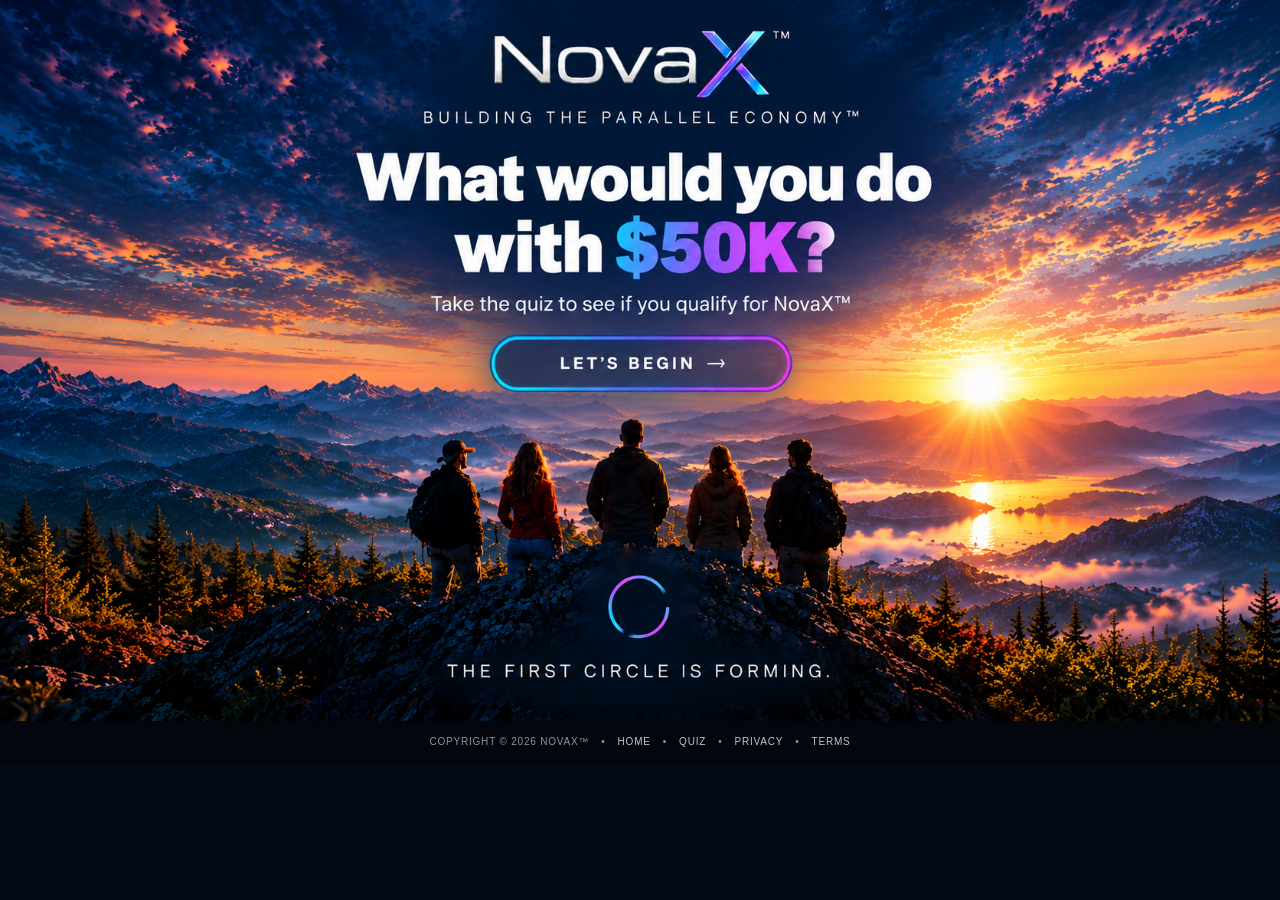
<file: index.html>
<!doctype html>
<html lang="en">
<head>
<meta charset="utf-8">
<meta name="viewport" content="width=device-width,initial-scale=1">
<title>NovaX™ — Building the Parallel Economy™</title>
<meta name="description" content="NovaX™ — Building the Parallel Economy™. What would you do with $50K? Take the quiz to see if you qualify for NovaX™.">
<meta name="theme-color" content="#030a16">
<style>
:root{--page-bg:#030a16;--footer:#03070d;--footer-text:#8b96a8;--footer-link:#b9c6d8}
*{box-sizing:border-box}
html,body{margin:0;min-height:100%;background:var(--page-bg);color:#fff;font-family:Arial,Helvetica,sans-serif}
body{min-height:100svh;overflow-x:hidden}
.landing-page{min-height:100svh;display:flex;flex-direction:column;align-items:center;justify-content:flex-start;background:var(--page-bg);overflow-x:hidden}
.landing-stage{position:relative;flex:0 0 auto;width:100vw;height:100svh;min-height:0;overflow:hidden;background:var(--page-bg);display:flex;align-items:center;justify-content:center}
.landing-art{display:block;width:auto;height:100%;max-width:none;object-fit:contain;flex:0 0 auto}
.landing-art--landscape{display:none}
.landing-cta{position:absolute;left:25.6%;top:48.0%;width:48.5%;height:6.0%;z-index:3;display:block;border-radius:999px;cursor:pointer;-webkit-tap-highlight-color:transparent}
.landing-cta:focus-visible{outline:3px solid #fff;outline-offset:6px}
.site-footer{width:100%;display:flex;justify-content:center;align-items:center;gap:12px;flex-wrap:wrap;padding:14px 12px 16px;background:var(--footer);color:var(--footer-text);font-size:10px;line-height:1.4;letter-spacing:.08em;text-transform:uppercase;text-align:center}
.site-footer a{color:var(--footer-link);text-decoration:none}.site-footer a:hover{color:#fff}.site-footer a:focus-visible{outline:2px solid #fff;outline-offset:3px}
.sr-only{position:absolute!important;width:1px!important;height:1px!important;padding:0!important;margin:-1px!important;overflow:hidden!important;clip:rect(0,0,0,0)!important;white-space:nowrap!important;border:0!important}
@media (min-width:768px) and (orientation:landscape){
 .landing-stage{width:100vw;height:min(100svh,56.32775vw);max-height:100svh}
 .landing-art--portrait{display:none}
 .landing-art--landscape{display:block;width:100%;height:100%;object-fit:fill}
 .landing-cta{left:38.0%;top:46.0%;width:24.0%;height:8.0%}
}
@media (max-width:767px),(orientation:portrait){
 .landing-art--portrait{display:block}
 .landing-art--landscape{display:none}
 .landing-cta{left:25.6%;top:48.0%;width:48.5%;height:6.0%}
}
@media (prefers-reduced-motion:reduce){.landing-cta{transition:none}}
</style>
</head>
<body>
<main class="landing-page" aria-label="NovaX™ landing page">
  <section class="landing-stage" aria-label="NovaX™ introduction">
    <img class="landing-art landing-art--portrait" src="assets/NovaX_LOCKED_PORTRAIT_REFERENCE.png" alt="NovaX™ — Building the Parallel Economy™. What would you do with $50K?">
    <img class="landing-art landing-art--landscape" src="assets/NovaX_LOCKED_LANDSCAPE_REFERENCE.png" alt="" aria-hidden="true">
    <a class="landing-cta" href="quiz.html" aria-label="Let's begin the NovaX™ quiz"><span class="sr-only">LET’S BEGIN →</span></a>
  </section>
  <nav class="site-footer" aria-label="Site navigation">
    <span>Copyright © 2026 NovaX™</span><span aria-hidden="true">•</span>
    <a href="index.html">Home</a><span aria-hidden="true">•</span>
    <a href="quiz.html">Quiz</a><span aria-hidden="true">•</span>
    <a href="privacy.html">Privacy</a><span aria-hidden="true">•</span>
    <a href="terms.html">Terms</a>
  </nav>
</main>
</body>
</html>
</file>
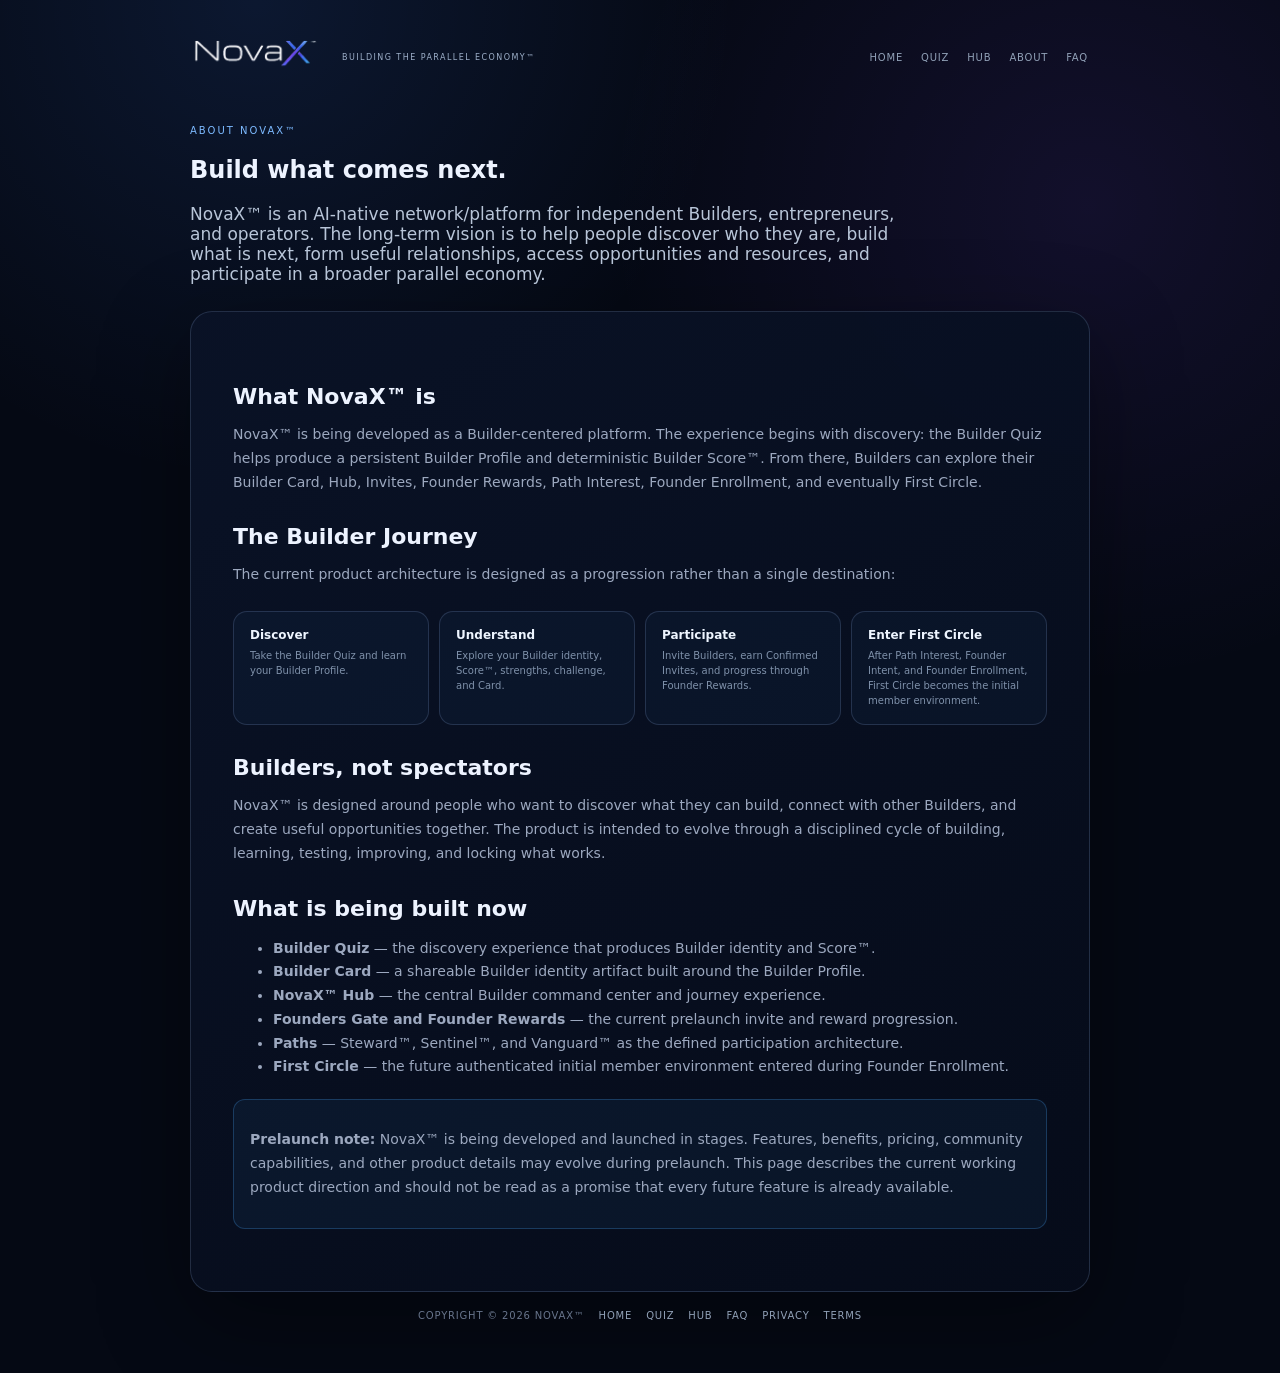
<file: about.html>
<!doctype html>
<html lang="en">
<head>
<meta charset="utf-8">
<meta name="viewport" content="width=device-width,initial-scale=1">
<title>NovaX™ — About</title>
<meta name="description" content="Learn what NovaX™ is, who it is being built for, and how the Builder Journey works.">
<link rel="stylesheet" href="legal.css">
<style>
.about-nav{display:flex;align-items:center;justify-content:space-between;gap:18px;padding:10px 2px 22px}.about-nav img{width:138px;height:auto}.about-nav .brand-lockup{display:flex;align-items:center;gap:12px;min-width:0}.about-nav .brand-tagline{color:#9eb0ca;letter-spacing:.18em;font-size:8px;white-space:nowrap;text-transform:uppercase}.about-links{display:flex;gap:18px;flex-wrap:wrap;justify-content:flex-end}.about-links a{color:#91a1b7;text-decoration:none;font-size:10px;letter-spacing:.08em;text-transform:uppercase}.about-links a:hover{color:#c4dcff}.about-hero{padding:26px 0 10px}.about-hero h1{max-width:760px}.about-hero .lead{font-size:17px;max-width:720px;color:#b8c5d8}.journey{display:grid;grid-template-columns:repeat(4,1fr);gap:10px;margin:24px 0}.journey-card{border:1px solid var(--line);background:rgba(73,167,255,.045);border-radius:14px;padding:16px}.journey-card strong{display:block;color:#eef5ff;font-size:12px}.journey-card span{display:block;color:#7f91aa;font-size:10px;line-height:1.5;margin-top:6px}@media(max-width:700px){.about-nav{align-items:flex-start}.about-links{gap:10px}.journey{grid-template-columns:1fr 1fr}}
@media(max-width:480px){.journey{grid-template-columns:1fr}.about-nav img{width:118px}.about-nav .brand-tagline{font-size:6px;letter-spacing:.11em}.about-links a:nth-child(1),.about-links a:nth-child(2){display:none}}
</style>
</head>
<body>
<main class="page">
  <nav class="about-nav" aria-label="Site navigation">
    <div class="brand-lockup"><a href="index.html"><img src="assets/NovaX_APPROVED_LOGO_ASSET.png" alt="NovaX™"></a><span class="brand-tagline">Building the Parallel Economy™</span></div>
    <div class="about-links"><a href="index.html">Home</a><a href="quiz.html">Quiz</a><a href="hub.html">Hub</a><a href="about.html">About</a><a href="faq.html">FAQ</a></div>
  </nav>
  <section class="about-hero">
    <div class="eyebrow">ABOUT NOVAX™</div>
    <h1>Build what comes next.</h1>
    <p class="lead">NovaX™ is an AI-native network/platform for independent Builders, entrepreneurs, and operators. The long-term vision is to help people discover who they are, build what is next, form useful relationships, access opportunities and resources, and participate in a broader parallel economy.</p>
  </section>
  <article class="panel">
    <h2>What NovaX™ is</h2>
    <p>NovaX™ is being developed as a Builder-centered platform. The experience begins with discovery: the Builder Quiz helps produce a persistent Builder Profile and deterministic Builder Score™. From there, Builders can explore their Builder Card, Hub, Invites, Founder Rewards, Path Interest, Founder Enrollment, and eventually First Circle.</p>

    <h2>The Builder Journey</h2>
    <p>The current product architecture is designed as a progression rather than a single destination:</p>
    <div class="journey" aria-label="NovaX Builder Journey">
      <div class="journey-card"><strong>Discover</strong><span>Take the Builder Quiz and learn your Builder Profile.</span></div>
      <div class="journey-card"><strong>Understand</strong><span>Explore your Builder identity, Score™, strengths, challenge, and Card.</span></div>
      <div class="journey-card"><strong>Participate</strong><span>Invite Builders, earn Confirmed Invites, and progress through Founder Rewards.</span></div>
      <div class="journey-card"><strong>Enter First Circle</strong><span>After Path Interest, Founder Intent, and Founder Enrollment, First Circle becomes the initial member environment.</span></div>
    </div>

    <h2>Builders, not spectators</h2>
    <p>NovaX™ is designed around people who want to discover what they can build, connect with other Builders, and create useful opportunities together. The product is intended to evolve through a disciplined cycle of building, learning, testing, improving, and locking what works.</p>

    <h2>What is being built now</h2>
    <ul>
      <li><strong>Builder Quiz</strong> — the discovery experience that produces Builder identity and Score™.</li>
      <li><strong>Builder Card</strong> — a shareable Builder identity artifact built around the Builder Profile.</li>
      <li><strong>NovaX™ Hub</strong> — the central Builder command center and journey experience.</li>
      <li><strong>Founders Gate and Founder Rewards</strong> — the current prelaunch invite and reward progression.</li>
      <li><strong>Paths</strong> — Steward™, Sentinel™, and Vanguard™ as the defined participation architecture.</li>
      <li><strong>First Circle</strong> — the future authenticated initial member environment entered during Founder Enrollment.</li>
    </ul>

    <div class="notice"><p><strong>Prelaunch note:</strong> NovaX™ is being developed and launched in stages. Features, benefits, pricing, community capabilities, and other product details may evolve during prelaunch. This page describes the current working product direction and should not be read as a promise that every future feature is already available.</p></div>
  </article>
  <nav class="footer" aria-label="Site navigation">
    <span class="copyright">Copyright © 2026 NovaX™</span>
    <a href="index.html">Home</a><a href="quiz.html">Quiz</a><a href="hub.html">Hub</a><a href="faq.html">FAQ</a><a href="privacy.html">Privacy</a><a href="terms.html">Terms</a>
  </nav>
</main>
</body>
</html>
</file>
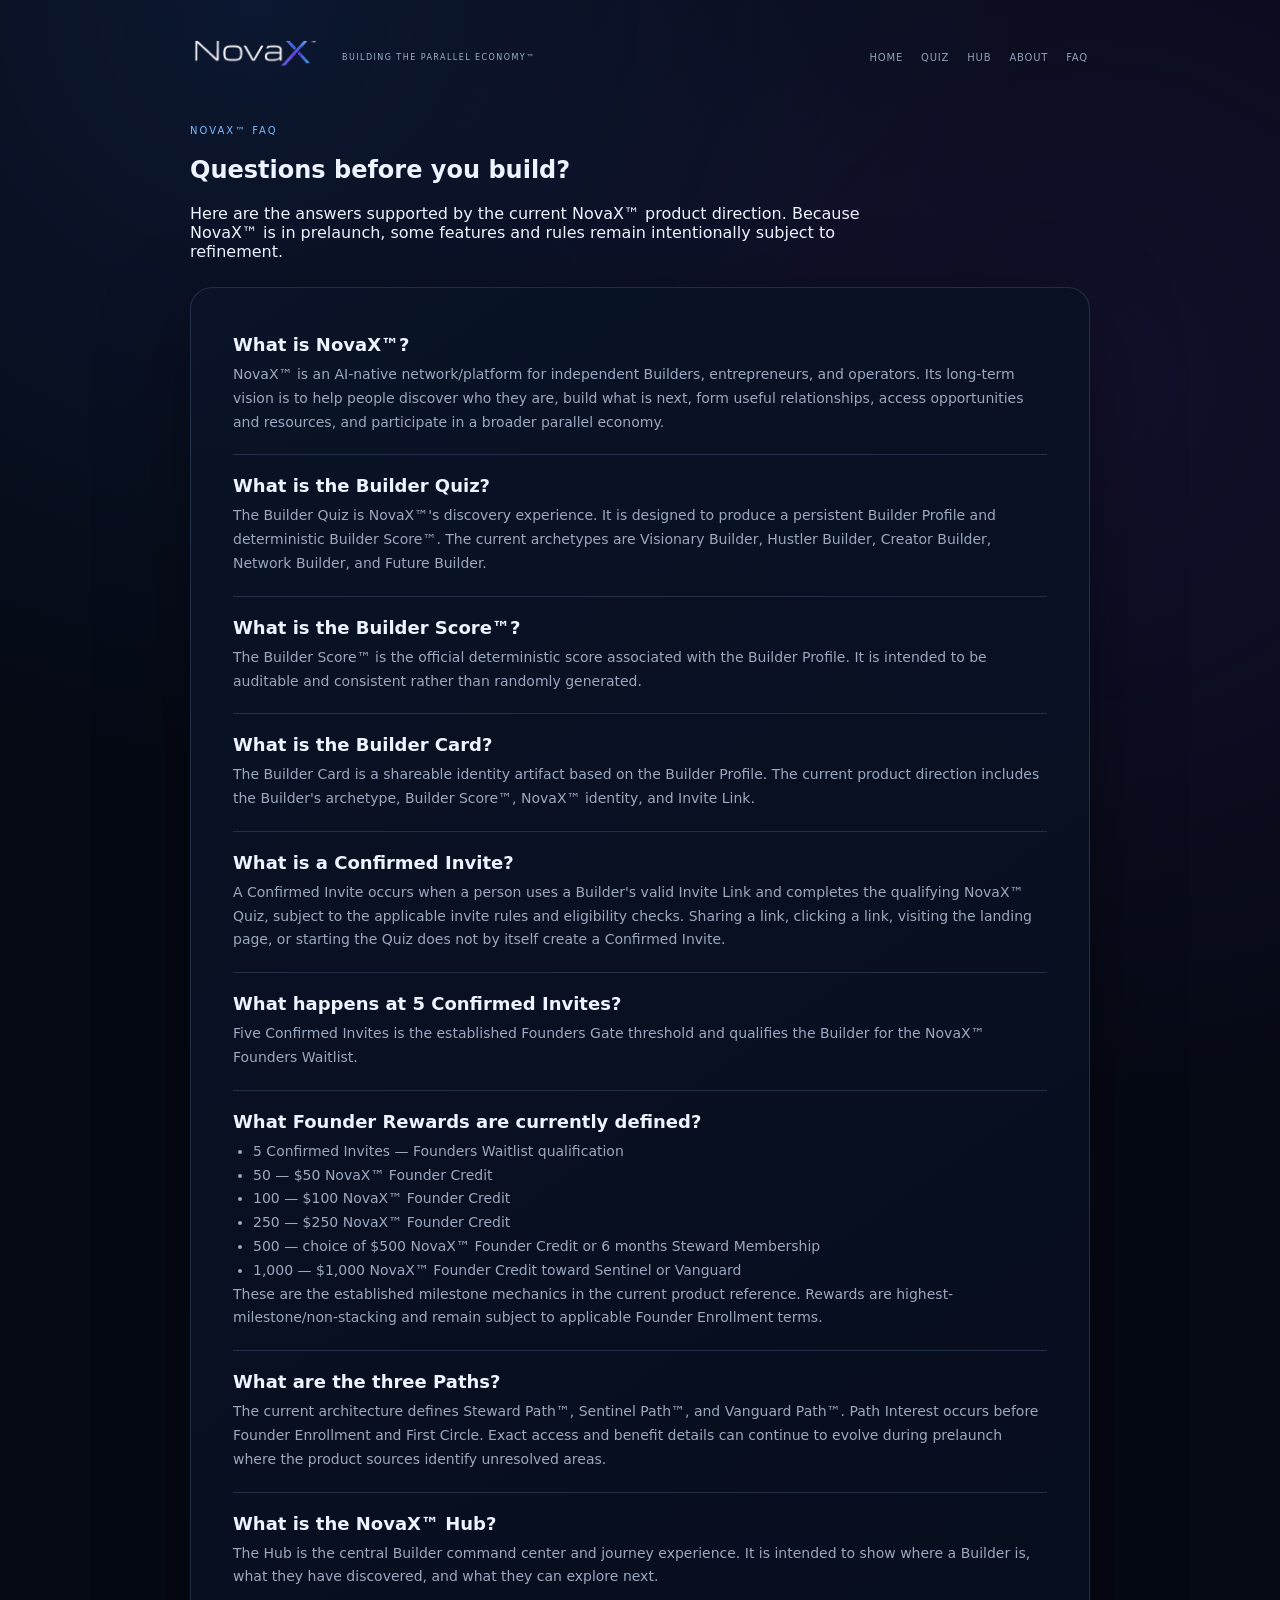
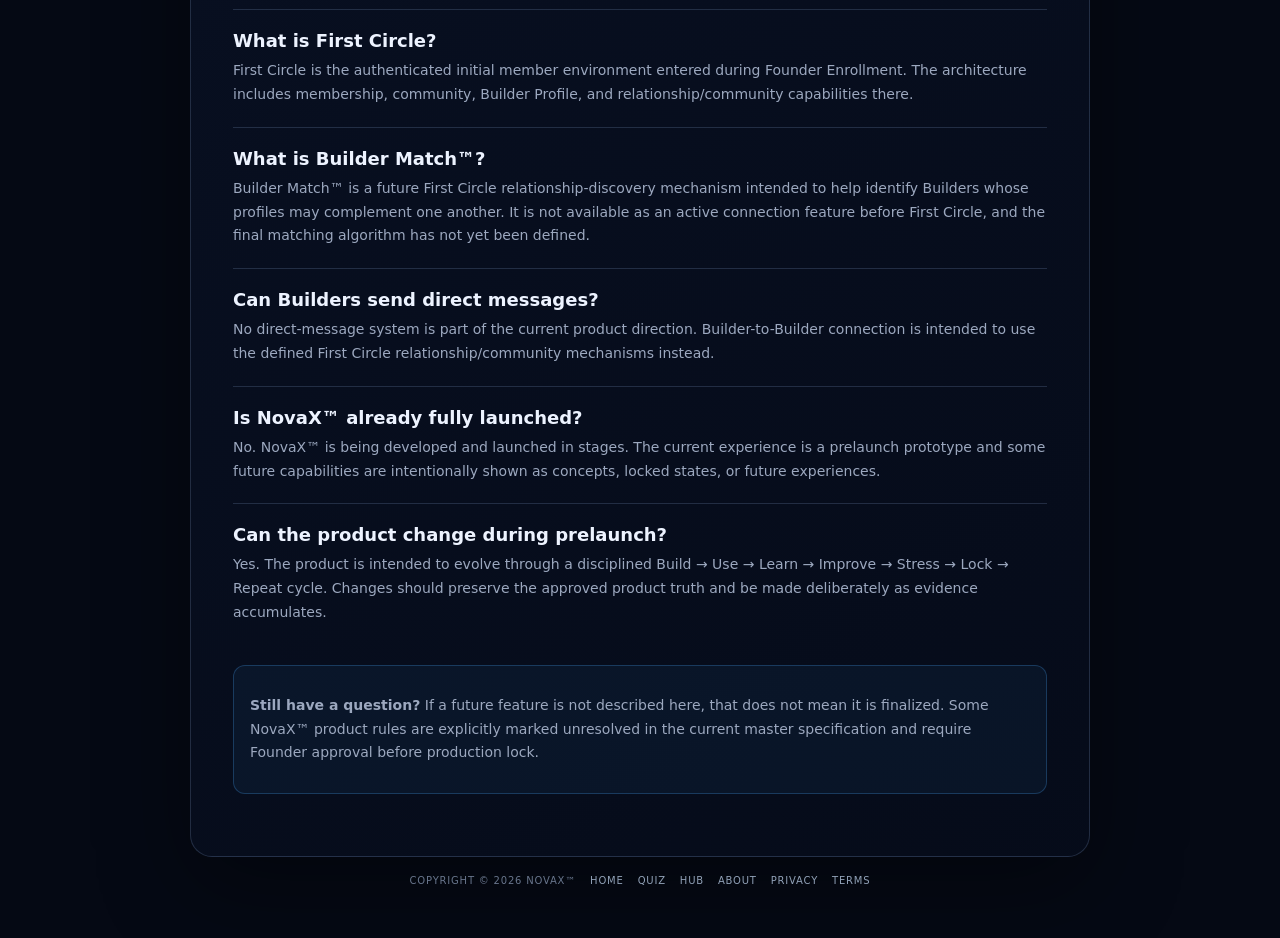
<file: faq.html>
<!doctype html>
<html lang="en">
<head>
<meta charset="utf-8">
<meta name="viewport" content="width=device-width,initial-scale=1">
<title>NovaX™ — FAQ</title>
<meta name="description" content="Frequently asked questions about the NovaX™ Builder Quiz, Builder Card, Invites, Founder Rewards, Paths, and First Circle.">
<link rel="stylesheet" href="legal.css">
<style>
.faq-nav{display:flex;align-items:center;justify-content:space-between;gap:18px;padding:10px 2px 22px}.faq-nav img{width:138px;height:auto}.faq-nav .brand-lockup{display:flex;align-items:center;gap:12px;min-width:0}.faq-nav .brand-tagline{color:#9eb0ca;letter-spacing:.18em;font-size:8px;white-space:nowrap;text-transform:uppercase}.faq-links{display:flex;gap:18px;flex-wrap:wrap;justify-content:flex-end}.faq-links a{color:#91a1b7;text-decoration:none;font-size:10px;letter-spacing:.08em;text-transform:uppercase}.faq-links a:hover{color:#c4dcff}.faq-intro{padding:26px 0 10px}.faq-intro h1{max-width:760px}.faq-intro p{max-width:700px}.faq-item{border-top:1px solid var(--line);padding:20px 0}.faq-item:first-child{border-top:0;padding-top:4px}.faq-item h2{font-size:18px;margin:0 0 8px}.faq-item p,.faq-item li{margin:0;color:var(--muted);line-height:1.7;font-size:14px}.faq-item ul{margin:8px 0 0;padding-left:20px}@media(max-width:480px){.faq-nav img{width:118px}.faq-nav .brand-tagline{font-size:6px;letter-spacing:.11em}.faq-links a:nth-child(1),.faq-links a:nth-child(2){display:none}}
</style>
</head>
<body>
<main class="page">
  <nav class="faq-nav" aria-label="Site navigation">
    <div class="brand-lockup"><a href="index.html"><img src="assets/NovaX_APPROVED_LOGO_ASSET.png" alt="NovaX™"></a><span class="brand-tagline">Building the Parallel Economy™</span></div>
    <div class="faq-links"><a href="index.html">Home</a><a href="quiz.html">Quiz</a><a href="hub.html">Hub</a><a href="about.html">About</a><a href="faq.html">FAQ</a></div>
  </nav>
  <section class="faq-intro">
    <div class="eyebrow">NOVAX™ FAQ</div>
    <h1>Questions before you build?</h1>
    <p>Here are the answers supported by the current NovaX™ product direction. Because NovaX™ is in prelaunch, some features and rules remain intentionally subject to refinement.</p>
  </section>
  <article class="panel">
    <div class="faq-item"><h2>What is NovaX™?</h2><p>NovaX™ is an AI-native network/platform for independent Builders, entrepreneurs, and operators. Its long-term vision is to help people discover who they are, build what is next, form useful relationships, access opportunities and resources, and participate in a broader parallel economy.</p></div>
    <div class="faq-item"><h2>What is the Builder Quiz?</h2><p>The Builder Quiz is NovaX™'s discovery experience. It is designed to produce a persistent Builder Profile and deterministic Builder Score™. The current archetypes are Visionary Builder, Hustler Builder, Creator Builder, Network Builder, and Future Builder.</p></div>
    <div class="faq-item"><h2>What is the Builder Score™?</h2><p>The Builder Score™ is the official deterministic score associated with the Builder Profile. It is intended to be auditable and consistent rather than randomly generated.</p></div>
    <div class="faq-item"><h2>What is the Builder Card?</h2><p>The Builder Card is a shareable identity artifact based on the Builder Profile. The current product direction includes the Builder's archetype, Builder Score™, NovaX™ identity, and Invite Link.</p></div>
    <div class="faq-item"><h2>What is a Confirmed Invite?</h2><p>A Confirmed Invite occurs when a person uses a Builder's valid Invite Link and completes the qualifying NovaX™ Quiz, subject to the applicable invite rules and eligibility checks. Sharing a link, clicking a link, visiting the landing page, or starting the Quiz does not by itself create a Confirmed Invite.</p></div>
    <div class="faq-item"><h2>What happens at 5 Confirmed Invites?</h2><p>Five Confirmed Invites is the established Founders Gate threshold and qualifies the Builder for the NovaX™ Founders Waitlist.</p></div>
    <div class="faq-item"><h2>What Founder Rewards are currently defined?</h2><ul><li>5 Confirmed Invites — Founders Waitlist qualification</li><li>50 — $50 NovaX™ Founder Credit</li><li>100 — $100 NovaX™ Founder Credit</li><li>250 — $250 NovaX™ Founder Credit</li><li>500 — choice of $500 NovaX™ Founder Credit or 6 months Steward Membership</li><li>1,000 — $1,000 NovaX™ Founder Credit toward Sentinel or Vanguard</li></ul><p>These are the established milestone mechanics in the current product reference. Rewards are highest-milestone/non-stacking and remain subject to applicable Founder Enrollment terms.</p></div>
    <div class="faq-item"><h2>What are the three Paths?</h2><p>The current architecture defines Steward Path™, Sentinel Path™, and Vanguard Path™. Path Interest occurs before Founder Enrollment and First Circle. Exact access and benefit details can continue to evolve during prelaunch where the product sources identify unresolved areas.</p></div>
    <div class="faq-item"><h2>What is the NovaX™ Hub?</h2><p>The Hub is the central Builder command center and journey experience. It is intended to show where a Builder is, what they have discovered, and what they can explore next.</p></div>
    <div class="faq-item"><h2>What is First Circle?</h2><p>First Circle is the authenticated initial member environment entered during Founder Enrollment. The architecture includes membership, community, Builder Profile, and relationship/community capabilities there.</p></div>
    <div class="faq-item"><h2>What is Builder Match™?</h2><p>Builder Match™ is a future First Circle relationship-discovery mechanism intended to help identify Builders whose profiles may complement one another. It is not available as an active connection feature before First Circle, and the final matching algorithm has not yet been defined.</p></div>
    <div class="faq-item"><h2>Can Builders send direct messages?</h2><p>No direct-message system is part of the current product direction. Builder-to-Builder connection is intended to use the defined First Circle relationship/community mechanisms instead.</p></div>
    <div class="faq-item"><h2>Is NovaX™ already fully launched?</h2><p>No. NovaX™ is being developed and launched in stages. The current experience is a prelaunch prototype and some future capabilities are intentionally shown as concepts, locked states, or future experiences.</p></div>
    <div class="faq-item"><h2>Can the product change during prelaunch?</h2><p>Yes. The product is intended to evolve through a disciplined Build → Use → Learn → Improve → Stress → Lock → Repeat cycle. Changes should preserve the approved product truth and be made deliberately as evidence accumulates.</p></div>
    <div class="notice"><p><strong>Still have a question?</strong> If a future feature is not described here, that does not mean it is finalized. Some NovaX™ product rules are explicitly marked unresolved in the current master specification and require Founder approval before production lock.</p></div>
  </article>
  <nav class="footer" aria-label="Site navigation">
    <span class="copyright">Copyright © 2026 NovaX™</span>
    <a href="index.html">Home</a><a href="quiz.html">Quiz</a><a href="hub.html">Hub</a><a href="about.html">About</a><a href="privacy.html">Privacy</a><a href="terms.html">Terms</a>
  </nav>
</main>
</body>
</html>
</file>
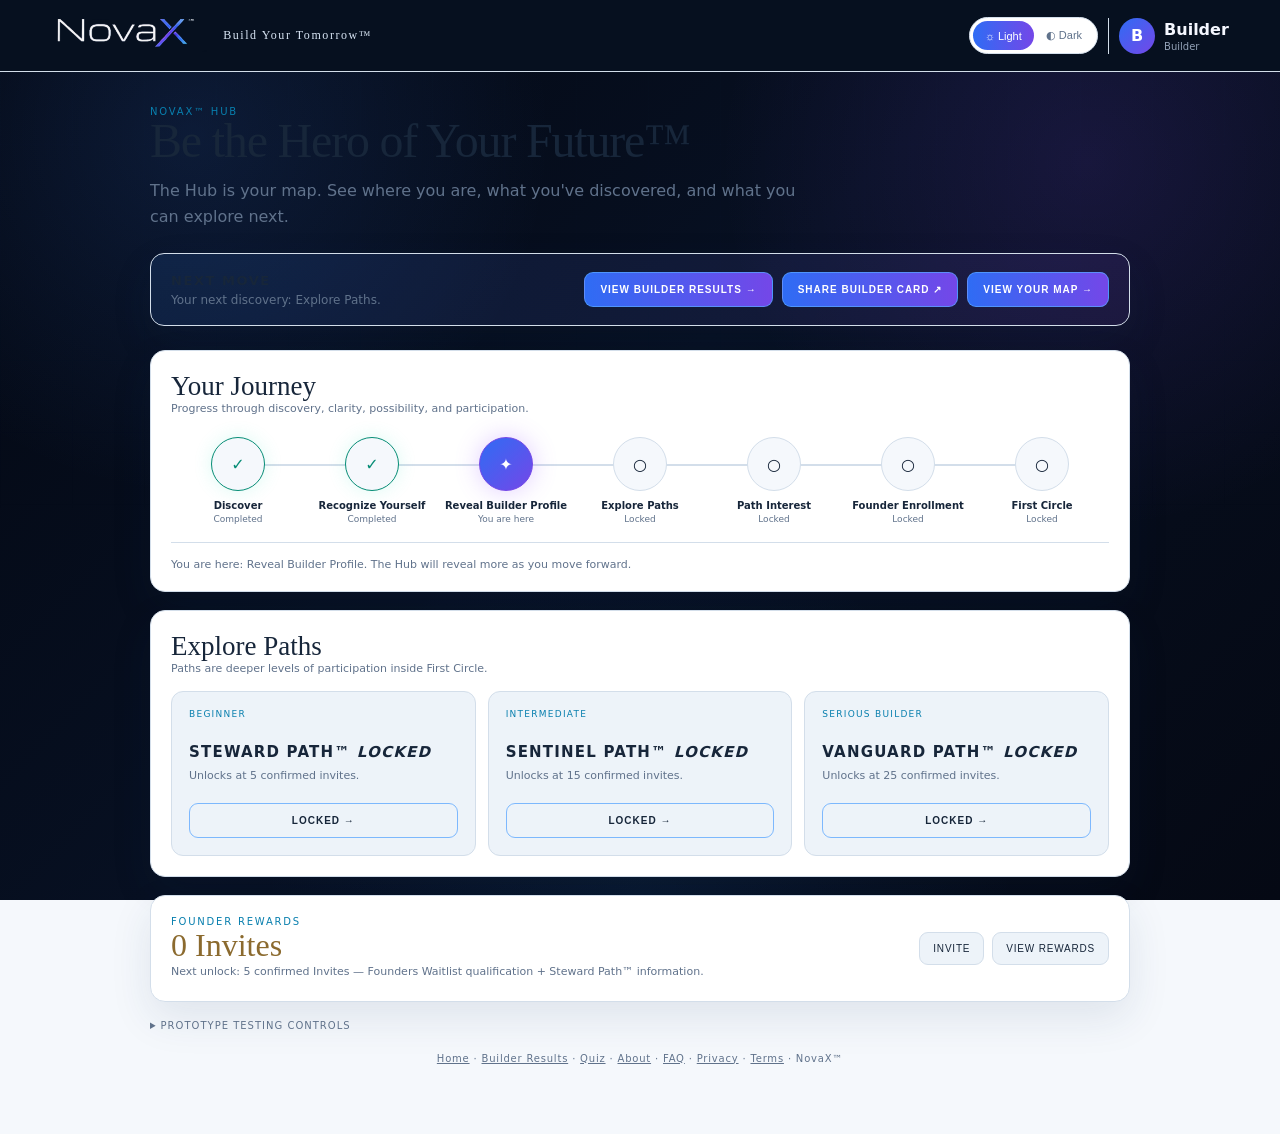
<file: hub.html>
<!doctype html>
<html lang="en">
<head>
<meta charset="utf-8"><meta name="viewport" content="width=device-width,initial-scale=1">
<title>NovaX™ Hub — Be the Hero of Your Future™</title>
<style>
:root{--bg:#06101f;--panel:#0a1729;--panel2:#0d1d32;--text:#f4f7ff;--muted:#93a2b8;--line:#21405f;--cyan:#20d8ff;--blue:#3d8cff;--violet:#9b5cff;--gold:#d6b66b;--good:#45e6c0;--shadow:0 18px 55px rgba(0,0,0,.24)}
html.light{--bg:#f5f8fc;--panel:#fff;--panel2:#edf3f9;--text:#17263a;--muted:#60728b;--line:#d3deea;--cyan:#087fae;--blue:#2f6cf4;--violet:#7447e8;--gold:#8b6a2e;--good:#078d76;--shadow:0 16px 42px rgba(31,60,95,.10)}
*{box-sizing:border-box}html{scroll-behavior:smooth}body{margin:0;background:radial-gradient(circle at 70% 0%,rgba(44,100,180,.18),transparent 34%),var(--bg);color:var(--text);font-family:Inter,ui-sans-serif,system-ui,-apple-system,Segoe UI,Arial,sans-serif}.app{min-height:100vh}.top{height:72px;border-bottom:1px solid var(--line);display:flex;align-items:center;justify-content:space-between;padding:0 clamp(16px,4vw,54px);position:sticky;top:0;z-index:20;background:color-mix(in srgb,var(--bg) 92%,transparent);backdrop-filter:blur(14px)}.brand-lockup{display:flex;align-items:center;gap:16px;text-decoration:none}.brand img{width:156px;height:54px;object-fit:contain;display:block;transform:translateX(3px)}.brand-tagline{font-family:Georgia,serif;font-size:12px;letter-spacing:.13em;color:#d8e5f4;white-space:nowrap}.actions{display:flex;align-items:center;gap:10px}.theme{display:flex;border:1px solid var(--line);border-radius:999px;padding:3px;background:var(--panel)}.theme button{border:0;background:transparent;border-radius:999px;padding:8px 12px;font-size:11px;color:var(--muted)}.theme button.active{background:linear-gradient(90deg,var(--blue),var(--violet));color:#fff}.profile{display:flex;align-items:center;gap:9px;padding-left:10px;border-left:1px solid var(--line)}.avatar{width:36px;height:36px;border-radius:50%;display:grid;place-items:center;background:linear-gradient(135deg,var(--blue),var(--violet));color:#fff;font-weight:800}.profile small{display:block;color:var(--muted);font-size:10px;margin-top:2px}.top{background:color-mix(in srgb,var(--bg) 94%,transparent);color:var(--text)}html.light .top{background:#06101f;color:#f4f7ff}html.light .top .profile small{color:#93a2b8}html.light .top .theme{background:var(--panel);border-color:var(--line)}html.light .top .theme button{color:var(--muted)}html.light .top .theme button.active{background:linear-gradient(90deg,var(--blue),var(--violet));color:#fff}.wrap{width:min(980px,92vw);margin:0 auto;padding:34px 0 70px}.eyebrow{font-size:10px;letter-spacing:.18em;text-transform:uppercase;color:var(--cyan)}h1,h2,h3{margin:0}h1{font-family:Georgia,serif;font-weight:400;font-size:clamp(34px,4.2vw,48px);line-height:1.02;letter-spacing:-.025em}.intro{margin-bottom:22px}.intro p{max-width:650px;color:var(--muted);line-height:1.6;margin:12px 0 0}.next{display:flex;align-items:center;justify-content:space-between;gap:18px;padding:18px 20px;border:1px solid var(--line);border-radius:14px;background:linear-gradient(120deg,rgba(61,140,255,.12),rgba(155,92,255,.09));box-shadow:var(--shadow);margin:24px 0}.next strong{display:block;font-size:13px;letter-spacing:.12em;text-transform:uppercase}.next p{margin:5px 0 0;color:var(--muted);font-size:12px}.next-actions{display:flex;gap:9px;align-items:center}.next button,.path button{border:1px solid rgba(87,164,255,.75);background:linear-gradient(90deg,var(--blue),var(--violet));border-radius:9px;padding:11px 15px;color:#fff;font-size:10px;font-weight:800;letter-spacing:.1em;text-transform:uppercase;white-space:nowrap}.section{margin-top:18px;padding:20px;border:1px solid var(--line);border-radius:15px;background:linear-gradient(180deg,rgba(12,30,52,.78),rgba(7,20,36,.86));box-shadow:var(--shadow)}html.light .section{background:var(--panel)}.section-head{display:flex;justify-content:space-between;align-items:end;gap:12px}.section-head h2{font-family:Georgia,serif;font-size:27px;font-weight:400}.section-head p{margin:0;color:var(--muted);font-size:11px}.map{margin-top:22px;display:grid;grid-template-columns:repeat(7,1fr);gap:0;position:relative}.map:before{content:"";position:absolute;left:7%;right:7%;top:27px;height:2px;background:var(--line)}.node{position:relative;text-align:center;z-index:1}.dot{width:54px;height:54px;margin:0 auto;border-radius:50%;display:grid;place-items:center;border:1px solid var(--line);background:var(--bg);font-size:16px}.node.done .dot{border-color:var(--good);color:var(--good);box-shadow:0 0 18px rgba(69,230,192,.18)}.node.current .dot{border-color:var(--violet);background:linear-gradient(135deg,var(--blue),var(--violet));color:#fff;box-shadow:0 0 25px rgba(155,92,255,.3)}.node b{display:block;margin-top:9px;font-size:10px}.node span{display:block;margin-top:3px;color:var(--muted);font-size:9px}.map-note{margin-top:18px;padding-top:15px;border-top:1px solid var(--line);font-size:11px;color:var(--muted)}.paths{display:grid;grid-template-columns:repeat(3,1fr);gap:12px;margin-top:16px}.path{padding:17px;border:1px solid var(--line);border-radius:12px;background:var(--panel2);min-height:165px;display:flex;flex-direction:column}.path .state{font-size:9px;letter-spacing:.14em;text-transform:uppercase;color:var(--cyan)}.path h3{font-size:15px;letter-spacing:.08em;margin-top:24px}.path p{font-size:11px;color:var(--muted);line-height:1.5;margin:7px 0 15px}.path button{margin-top:auto;background:transparent;color:var(--text)}.founder-row{display:flex;align-items:center;justify-content:space-between;gap:18px}.founder-count{font-family:Georgia,serif;font-size:32px;color:var(--gold)}.founder-meta{color:var(--muted);font-size:11px;line-height:1.5}.founder-actions{display:flex;gap:8px}.ghost{border:1px solid var(--line);background:var(--panel2);color:var(--text);border-radius:9px;padding:10px 13px;font-size:10px;letter-spacing:.08em;text-transform:uppercase}.details{margin-top:18px}.details summary{cursor:pointer;color:var(--muted);font-size:10px;letter-spacing:.1em;text-transform:uppercase}.test-grid{display:grid;grid-template-columns:repeat(4,1fr);gap:7px;margin-top:10px}.test-grid button{padding:9px}.event-log{margin-top:10px}.event-log pre{max-height:220px;overflow:auto;white-space:pre-wrap;font-size:9px;color:var(--muted);background:var(--bg);padding:10px;border-radius:8px}.reward-modal{position:fixed;inset:0;z-index:100;display:flex;align-items:center;justify-content:center;padding:18px;background:rgba(0,0,0,.72);backdrop-filter:blur(8px)}.reward-sheet{width:min(720px,94vw);max-height:88vh;overflow:auto;border:1px solid var(--line);border-radius:16px;background:var(--panel);box-shadow:0 24px 80px rgba(0,0,0,.45);padding:22px}.reward-head{display:flex;justify-content:space-between;align-items:flex-start;gap:18px}.reward-head h2{font-family:Georgia,serif;font-weight:400;font-size:28px;margin:4px 0 0}.reward-grid{display:grid;grid-template-columns:repeat(2,1fr);gap:9px;margin-top:18px}.reward-item{padding:13px;border:1px solid var(--line);border-radius:10px;background:var(--panel2)}.reward-item.earned{border-color:var(--good);box-shadow:0 0 18px rgba(69,230,192,.08)}.reward-item strong,.reward-item span{display:block}.reward-item strong{font-size:12px}.reward-item span{font-size:10px;color:var(--muted);line-height:1.45;margin-top:4px}.reward-close{border:1px solid var(--line);background:transparent;color:var(--text);border-radius:8px;padding:9px 12px;font-size:10px;letter-spacing:.08em;text-transform:uppercase}.hidden{display:none!important}.footer{margin-top:22px;text-align:center;color:var(--muted);font-size:10px;letter-spacing:.08em}.footer a{color:var(--muted)}@media(max-width:760px){.top{height:66px}.brand img{width:126px}.brand-tagline{font-size:8px;letter-spacing:.08em}.profile div:not(.avatar){display:none}.wrap{padding-top:24px}.next{align-items:stretch;flex-direction:column}.next-actions{width:100%}.next-actions button{flex:1}.next button{width:100%}.map{grid-template-columns:1fr;gap:16px;padding-left:10px}.map:before{left:36px;right:auto;top:27px;bottom:27px;width:2px;height:auto}.node{display:grid;grid-template-columns:54px 1fr;text-align:left;align-items:center;column-gap:13px}.node b{margin:0}.node span{grid-column:2}.paths{grid-template-columns:1fr}.founder-row{align-items:flex-start;flex-direction:column}.founder-actions{width:100%}.founder-actions button{flex:1}.test-grid{grid-template-columns:repeat(2,1fr)}.reward-grid{grid-template-columns:1fr}.brand-tagline{max-width:150px;overflow:hidden;text-overflow:ellipsis;white-space:nowrap}}
</style>
<link rel="stylesheet" href="assets/novax-signature.css">
</head>
<body class="hub-page">
<header class="top"><div class="brand"><a class="brand-lockup" href="index.html"><img id="brandLogo" src="assets/NovaX_APPROVED_LOGO_ASSET.png" alt="NovaX™"><span class="brand-tagline">Build Your Tomorrow™</span></a></div><div class="actions"><div class="theme" aria-label="Theme"><button id="lightBtn" type="button">☼ Light</button><button id="darkBtn" type="button">◐ Dark</button></div><div class="profile"><div class="avatar" id="avatar">B</div><div><strong id="userName">Builder</strong><small>Builder</small></div></div></div></header>
<main class="wrap">
<section class="intro"><div class="eyebrow">NovaX™ Hub</div><h1>Be the Hero of Your Future™</h1><p>The Hub is your map. See where you are, what you've discovered, and what you can explore next.</p></section>
<section class="next"><div><strong id="nextLabel">NEXT MOVE</strong><p id="nextText">Explore your Builder Journey.</p></div><div class="next-actions"><button id="resultsBtn" type="button">VIEW BUILDER RESULTS →</button><button id="shareBtn" type="button">SHARE BUILDER CARD ↗</button><button id="nextBtn" type="button">VIEW YOUR MAP →</button></div></section>
<section class="section" id="journey"><div class="section-head"><div><h2>Your Journey</h2><p>Progress through discovery, clarity, possibility, and participation.</p></div></div><div class="map" id="journeyMap"></div><div class="map-note" id="mapNote">Your Builder Profile is where your map begins. Your next discovery is ahead.</div></section>
<section class="section" id="paths"><div class="section-head"><div><h2>Explore Paths</h2><p>Paths are deeper levels of participation inside First Circle.</p></div></div><div class="paths"><article class="path locked" id="pathSteward"><span class="state">BEGINNER</span><h3>STEWARD PATH™ <em class="path-lock" id="pathStewardLock">LOCKED</em></h3><p id="pathStewardCopy">Unlocks at 5 confirmed invites.</p><button type="button" data-path="steward" disabled>LOCKED →</button></article><article class="path locked" id="pathSentinel"><span class="state">INTERMEDIATE</span><h3>SENTINEL PATH™ <em class="path-lock" id="pathSentinelLock">LOCKED</em></h3><p id="pathSentinelCopy">Unlocks at 15 confirmed invites.</p><button type="button" data-path="sentinel" disabled>LOCKED →</button></article><article class="path locked" id="pathVanguard"><span class="state">SERIOUS BUILDER</span><h3>VANGUARD PATH™ <em class="path-lock" id="pathVanguardLock">LOCKED</em></h3><p id="pathVanguardCopy">Unlocks at 25 confirmed invites.</p><button type="button" data-path="vanguard" disabled>LOCKED →</button></article></div></section>
<section class="section" id="founderRewards"><div class="founder-row"><div><div class="eyebrow">Founder Rewards</div><div class="founder-count"><span id="inviteCount">0</span> Invites</div><div class="founder-meta" id="rewardNext">Reach 5 confirmed Invites to qualify for the Founders Waitlist and unlock Steward Path™ information.</div></div><div class="founder-actions"><button class="ghost" id="inviteBtn" type="button">INVITE</button><button class="ghost" id="rewardsBtn" type="button">VIEW REWARDS</button></div></div></section>
<details class="details"><summary>Prototype testing controls</summary><div class="test-grid"><button class="ghost" data-simulate="1">+1</button><button class="ghost" data-simulate="5">+5</button><button class="ghost" data-simulate="50">+50</button><button class="ghost" data-simulate="1000">+1,000</button></div><div class="test-grid"><button class="ghost" id="simulateDuplicate">TEST DUPLICATE</button><button class="ghost" id="simulateSelf">TEST SELF-INVITE</button><button class="ghost" id="resetTestData">RESET</button><button class="ghost" id="copyBtn">COPY INVITE</button></div><div class="event-log"><pre id="eventLog">No simulated qualifying events yet.</pre></div></details>
<footer class="footer"><a href="index.html">Home</a> · <a href="results.html">Builder Results</a> · <a href="quiz.html">Quiz</a> · <a href="about.html">About</a> · <a href="faq.html">FAQ</a> · <a href="privacy.html">Privacy</a> · <a href="terms.html">Terms</a> · NovaX™</footer>
</main>
<div class="reward-modal hidden" id="rewardModal" aria-hidden="true"><div class="reward-sheet"><div class="reward-head"><div><div class="eyebrow">FOUNDER REWARDS</div><h2>Your Builder Milestones</h2></div><button class="reward-close" id="rewardClose" type="button">CLOSE</button></div><p style="color:var(--muted);font-size:11px;line-height:1.6;margin:10px 0 0">Confirmed Invites unlock Path information first, then Founder Credits and other defined Founder Rewards.</p><div class="reward-grid" id="rewardGrid"></div></div></div>
<script>
const KEY='novax_builder_v4';
function state(){try{return JSON.parse(localStorage.getItem(KEY)||'{}')}catch(e){return {}}}
const s=state(), first=(s.name||'Builder').split(/\s+/)[0], profile=s.profile||'';
document.getElementById('userName').textContent=first;
document.getElementById('avatar').textContent=first[0]?.toUpperCase()||'B';
const baseConfirmedInviteCount=Math.max(0,Number(s.confirmedInviteCount)||0);
let confirmedInviteCount=baseConfirmedInviteCount;
const milestones=[[5,'Founders Waitlist qualification + Steward Path™ information'],[15,'Sentinel Path™ information unlock'],[25,'Vanguard Path™ information unlock'],[50,'$50 NovaX™ Founder Credit'],[100,'$100 NovaX™ Founder Credit'],[250,'$250 NovaX™ Founder Credit'],[500,'Choose $500 NovaX™ Founder Credit or 6 months Steward Membership'],[1000,'$1,000 NovaX™ Founder Credit toward Sentinel or Vanguard + First Circle progression']];
const stages=['Discover','Recognize Yourself','Reveal Builder Profile','Explore Paths','Path Interest','Founder Enrollment','First Circle'];
const pathRules=[
  {id:'Steward',count:5,lockedCopy:'Unlocks at 5 confirmed invites.',unlockedCopy:'Unlocked — explore your first Path.'},
  {id:'Sentinel',count:15,lockedCopy:'Unlocks at 15 confirmed invites.',unlockedCopy:'Unlocked — deepen your participation.'},
  {id:'Vanguard',count:25,lockedCopy:'Unlocks at 25 confirmed invites.',unlockedCopy:'Unlocked — lead what comes next.'}
];
function currentStage(count){let current=profile?3:2;if(count>=5)current=5;if(count>=1000)current=6;return current}
function renderJourney(){
  const current=currentStage(confirmedInviteCount);
  document.getElementById('journeyMap').innerHTML=stages.map((x,i)=>`<div class="node ${i<current?'done':''} ${i===current?'current':''}"><div class="dot">${i<current?'✓':i===current?'✦':'○'}</div><div><b>${x}</b><span>${i<current?'Completed':i===current?'You are here':'Locked'}</span></div></div>`).join('');
  const nextText=stages[Math.min(current+1,stages.length-1)];
  document.getElementById('nextText').textContent=current>=6?'Your First Circle journey is beginning.':`Your next discovery: ${nextText}.`;
  document.getElementById('mapNote').textContent=current>=6?'You have reached First Circle. Deeper participation begins there.':`You are here: ${stages[current]}. The Hub will reveal more as you move forward.`;
}
function renderPaths(){
  pathRules.forEach(rule=>{
    const key=rule.id;
    const card=document.getElementById('path'+key), copy=document.getElementById('path'+key+'Copy'), lock=document.getElementById('path'+key+'Lock'), btn=card.querySelector('button');
    const unlocked=confirmedInviteCount>=rule.count;
    card.classList.toggle('locked',!unlocked);card.classList.toggle('unlocked',unlocked);
    copy.textContent=unlocked?rule.unlockedCopy:rule.lockedCopy;
    lock.textContent=unlocked?'UNLOCKED':'LOCKED';
    btn.disabled=!unlocked;btn.textContent=unlocked?'EXPLORE PATH →':'LOCKED →';
    btn.setAttribute('aria-label',unlocked?`${key} Path unlocked`:`${key} Path locked until ${rule.count} confirmed invites`);
  });
}
function renderRewardProgress(){
  document.getElementById('inviteCount').textContent=confirmedInviteCount.toLocaleString();
  const next=milestones.find(x=>confirmedInviteCount<x[0]);
  document.getElementById('rewardNext').textContent=next?`Next unlock: ${next[0].toLocaleString()} confirmed Invites — ${next[1]}.`:'All Founder Reward milestones reached.';
}
renderJourney();renderPaths();renderRewardProgress();
document.getElementById('nextBtn').onclick=()=>document.getElementById('journey').scrollIntoView({behavior:'smooth'});
document.getElementById('resultsBtn').onclick=()=>location.href='results.html';
function copyText(text){
  if(navigator.clipboard?.writeText) return navigator.clipboard.writeText(text);
  const ta=document.createElement('textarea');ta.value=text;ta.style.position='fixed';ta.style.opacity='0';document.body.appendChild(ta);ta.select();try{document.execCommand('copy')}catch(e){}ta.remove();return Promise.resolve();
}
function inviteCode(){return s.inviteCode||('NOVAX-'+(first||'BUILDER').toUpperCase())}
function shareBuilderCard(){
  const code=inviteCode(),url=location.origin+location.pathname.replace(/hub\.html$/,'')+'results.html?ref='+encodeURIComponent(code),text=`I just discovered my NovaX™ Builder Profile: ${profile||'Builder'} Builder™. What kind of Builder are you?\n\nSee yours → ${url}`;
  if(navigator.share){navigator.share({title:'NovaX™ Builder Card',text,url}).catch(e=>{if(e?.name!=='AbortError')copyText(text)})}else copyText(text);
}
document.getElementById('shareBtn').onclick=shareBuilderCard;
document.getElementById('inviteBtn').onclick=()=>{const code=inviteCode(),url=location.origin+location.pathname.replace(/hub\.html$/,'')+'quiz.html?ref='+encodeURIComponent(code),text='Invite Builders to take the Quiz. Help Launch NovaX™. Unlock Founding Rewards.';if(navigator.share)navigator.share({title:'NovaX™',text,url}).catch(e=>{if(e?.name!=='AbortError')copyText(url)});else copyText(url)};
const rewardModal=document.getElementById('rewardModal'),rewardGrid=document.getElementById('rewardGrid');
function renderRewards(){rewardGrid.innerHTML=milestones.map(([n,label])=>`<div class="reward-item ${confirmedInviteCount>=n?'earned':''}"><strong>${confirmedInviteCount>=n?'✓ ':''}${n.toLocaleString()} Confirmed Invites</strong><span>${label}</span></div>`).join('')}
function openRewards(){renderRewards();rewardModal.classList.remove('hidden');rewardModal.setAttribute('aria-hidden','false')}
function closeRewards(){rewardModal.classList.add('hidden');rewardModal.setAttribute('aria-hidden','true')}
document.getElementById('rewardsBtn').onclick=openRewards;document.getElementById('rewardClose').onclick=closeRewards;rewardModal.onclick=e=>{if(e.target===rewardModal)closeRewards()};document.addEventListener('keydown',e=>{if(e.key==='Escape')closeRewards()});
document.querySelectorAll('[data-path]').forEach(btn=>btn.onclick=()=>{if(!btn.disabled)alert('Path Discovery prototype — the detailed Path experience will be tested next.')});
function applyTheme(t){document.documentElement.classList.toggle('light',t==='light');document.getElementById('lightBtn').classList.toggle('active',t==='light');document.getElementById('darkBtn').classList.toggle('active',t==='dark');document.getElementById('brandLogo').src='assets/NovaX_APPROVED_LOGO_ASSET.png';try{localStorage.setItem('novax_theme',t)}catch(e){}}
const saved=localStorage.getItem('novax_theme'),auto=matchMedia('(prefers-color-scheme: light)').matches?'light':'dark';applyTheme(saved||auto);document.getElementById('lightBtn').onclick=()=>applyTheme('light');document.getElementById('darkBtn').onclick=()=>applyTheme('dark');
let testModeEvents=Array.isArray(s.testModeEvents)?s.testModeEvents.slice():[];
function saveTestState(){const n={...s,confirmedInviteCount:baseConfirmedInviteCount,testModeEvents};try{localStorage.setItem(KEY,JSON.stringify(n))}catch(e){}}
function eid(){return `test_${Date.now()}_${Math.random().toString(36).slice(2,7)}`}
function record(type,data={}){testModeEvents.push({eventId:eid(),eventType:type,timestamp:new Date().toISOString(),testMode:true,...data})}
function simulateOne(){const participantId=`test_participant_${testModeEvents.filter(e=>e.eventType==='confirmed_invite_qualified').length+1}`,founderId=s.inviteCode||'NOVAX-BUILDER';record('confirmed_invite_qualified',{founderId,invitedParticipantId:participantId});confirmedInviteCount++}
function refreshTestUI(){
  renderJourney();renderPaths();renderRewardProgress();renderRewards();
  document.getElementById('eventLog').textContent=testModeEvents.slice(-30).map(e=>JSON.stringify(e)).join('\n')||'No simulated qualifying events yet.';
  saveTestState();
}
function simulateMany(n){for(let i=0;i<n;i++)simulateOne();refreshTestUI()}
document.querySelectorAll('[data-simulate]').forEach(b=>b.onclick=()=>simulateMany(Number(b.dataset.simulate)));
document.getElementById('simulateDuplicate').onclick=()=>{record('duplicate_event_rejected',{reason:'Participant already qualified'});refreshTestUI()};
document.getElementById('simulateSelf').onclick=()=>{record('self_invite_rejected',{reason:'Self-invite'});refreshTestUI()};
document.getElementById('resetTestData').onclick=()=>{testModeEvents=[];confirmedInviteCount=baseConfirmedInviteCount;refreshTestUI()};
document.getElementById('copyBtn').onclick=()=>{const code=inviteCode(),url=location.origin+location.pathname.replace(/hub\.html$/,'')+'quiz.html?ref='+encodeURIComponent(code);copyText(url)};
document.getElementById('eventLog').textContent=testModeEvents.slice(-30).map(e=>JSON.stringify(e)).join('\n')||'No simulated qualifying events yet.';
</script></body></html>
</file>
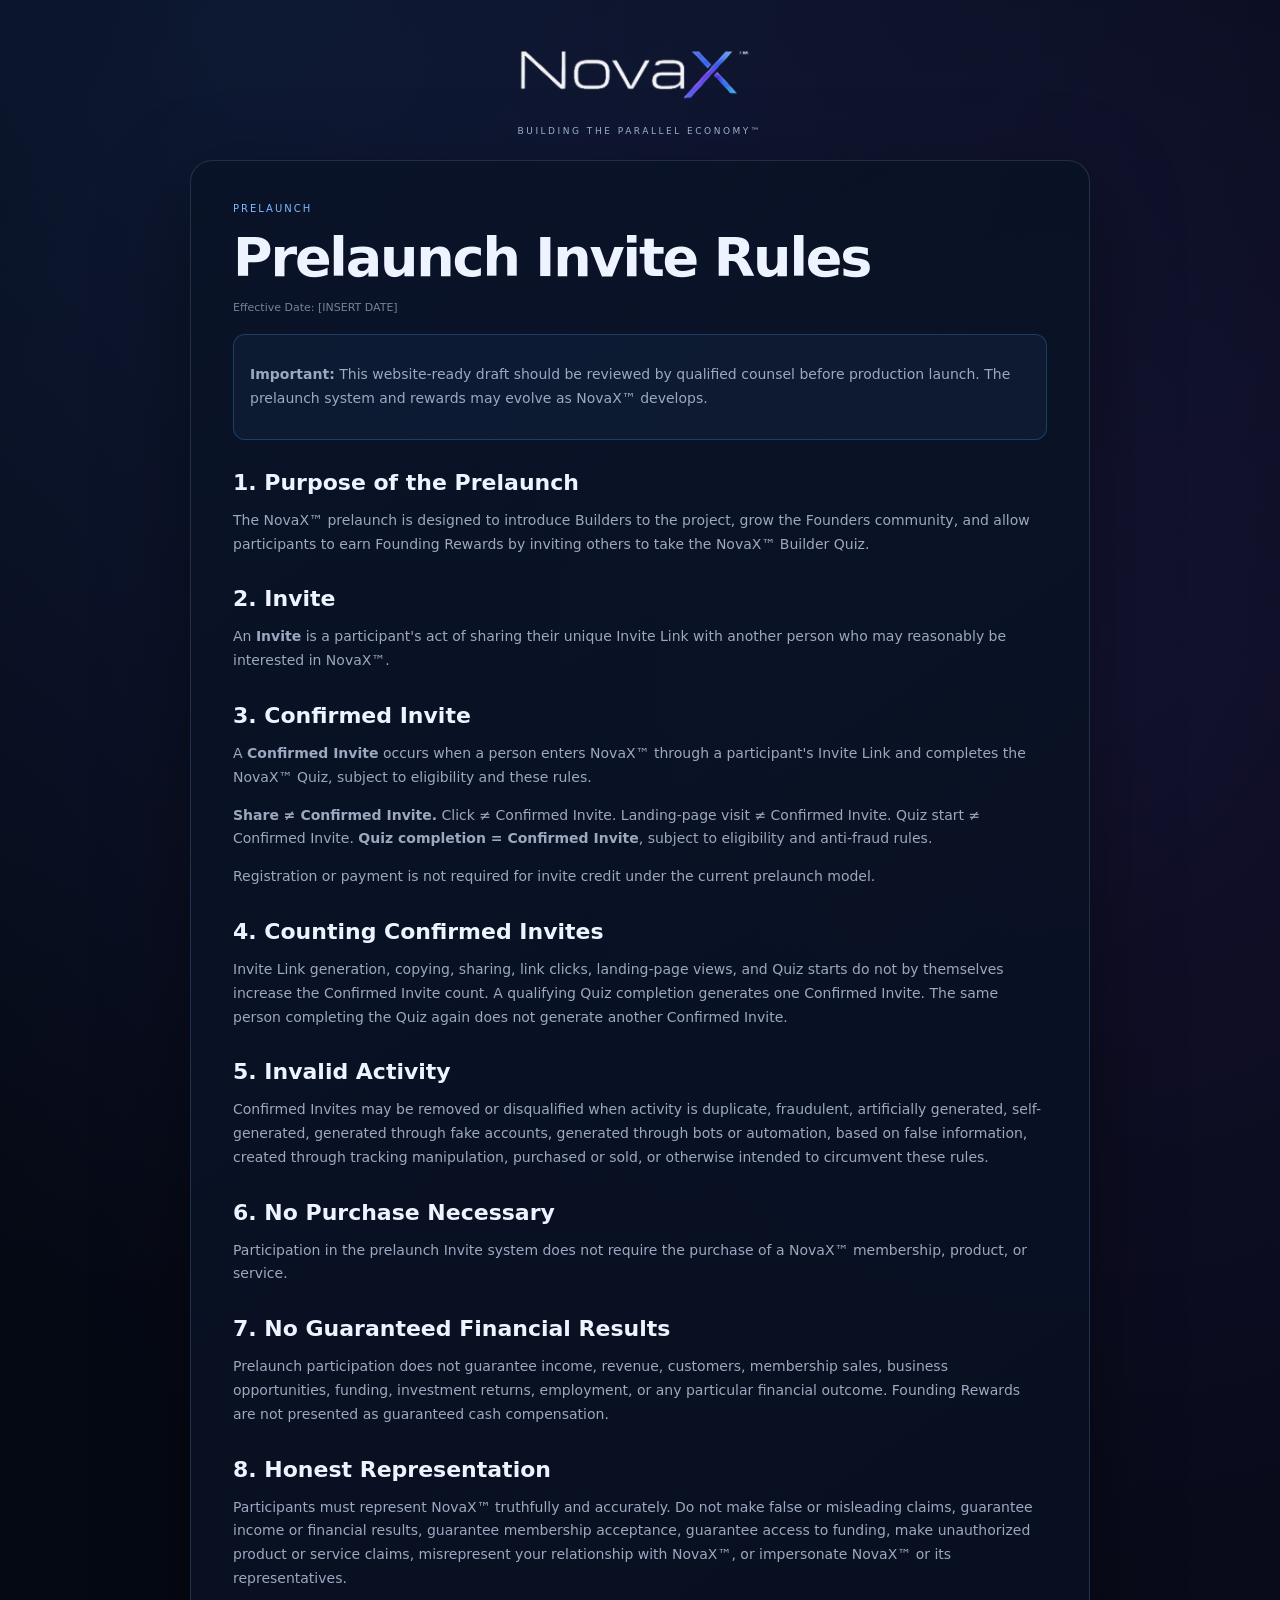
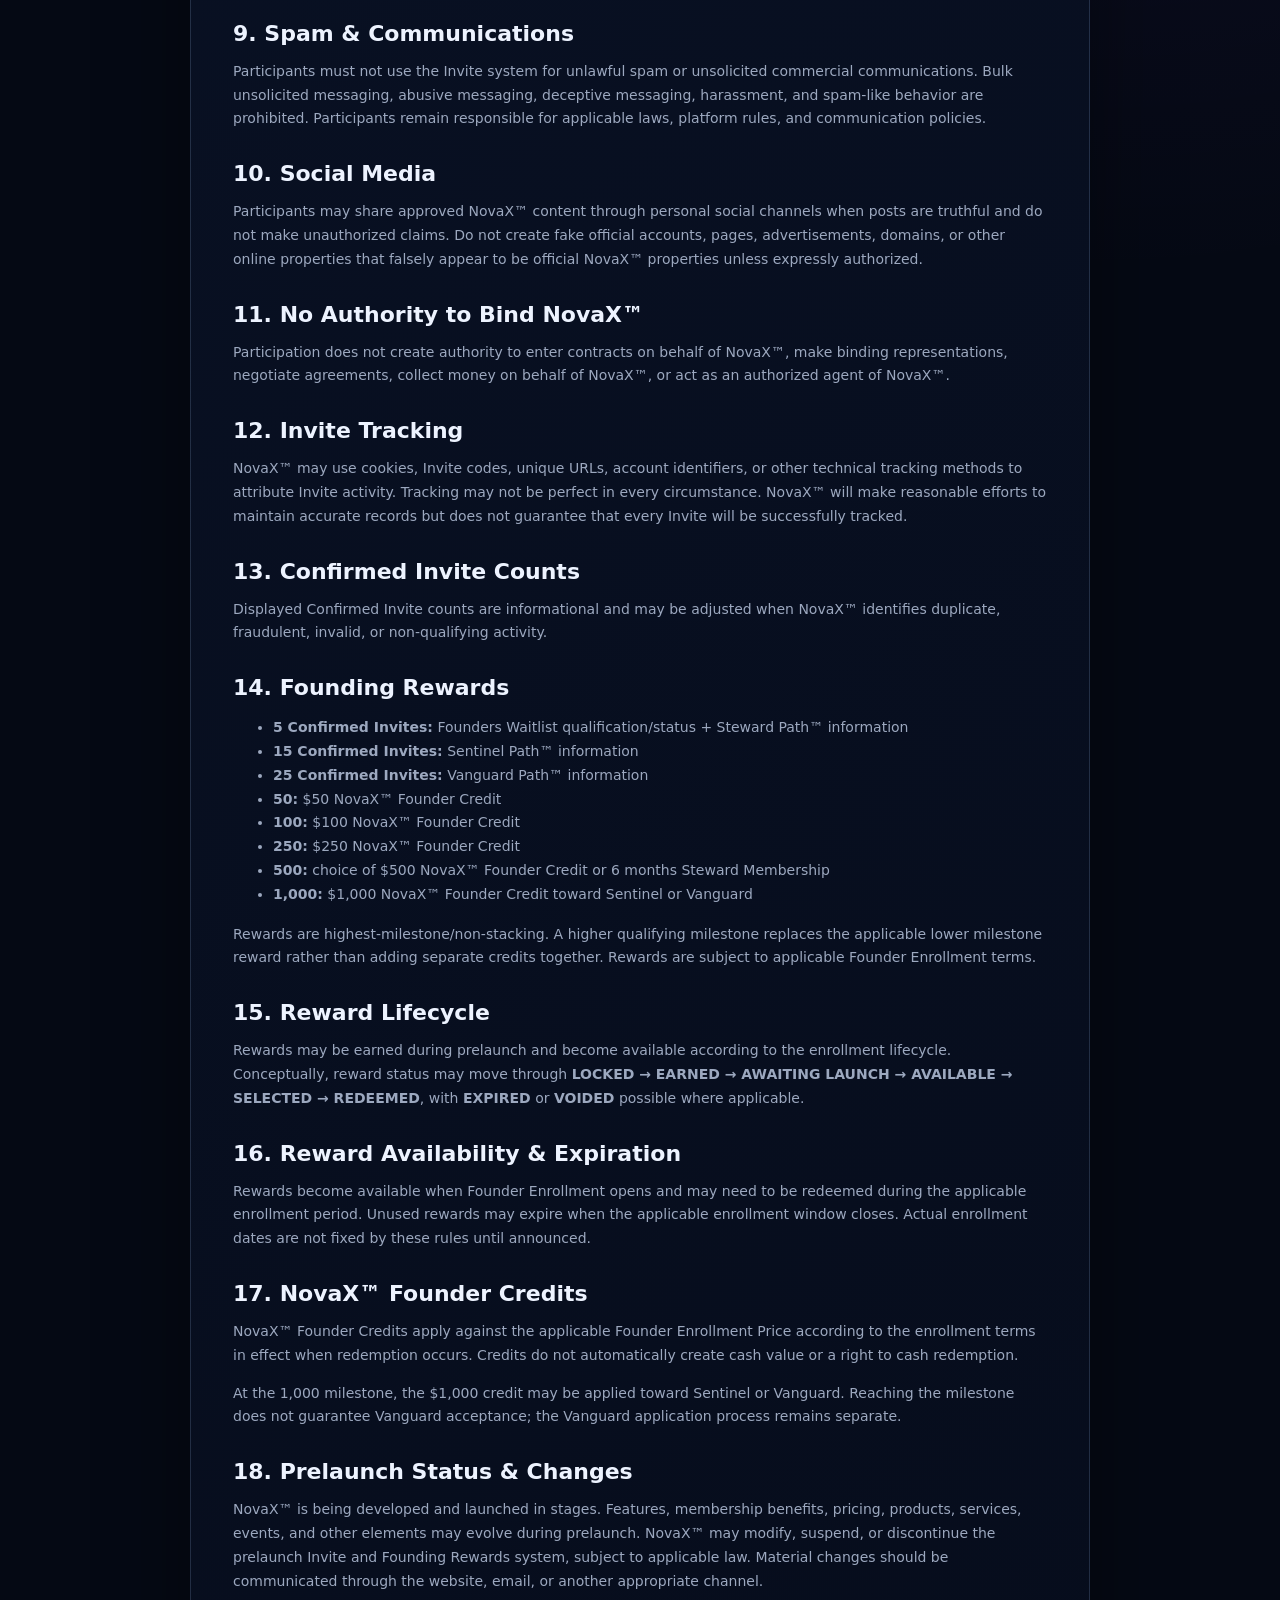
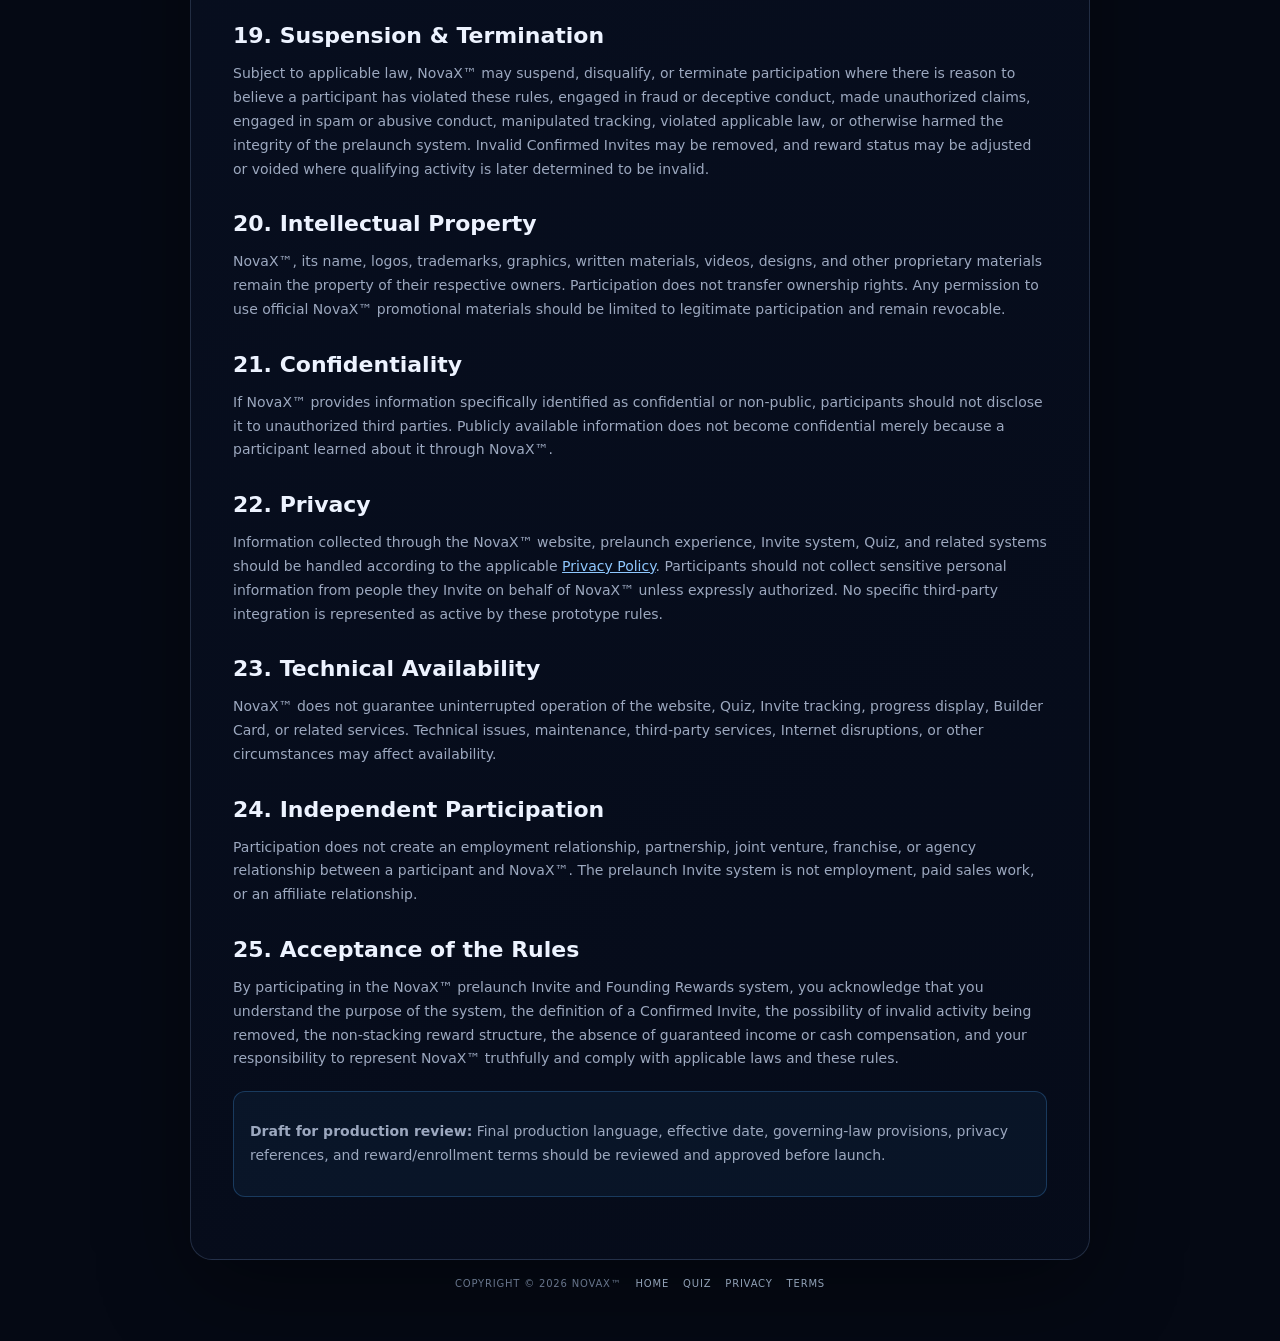
<file: prelaunch-invite-rules.html>
<!doctype html><html lang="en"><head><meta charset="utf-8"><meta name="viewport" content="width=device-width,initial-scale=1"><title>NovaX™ — Prelaunch Invite Rules</title><meta name="description" content="NovaX™ Prelaunch Invite Rules and Founding Rewards"><link rel="stylesheet" href="legal.css"></head><body><main class="page"><header class="header"><img class="logo" src="assets/NovaX_APPROVED_LOGO_ASSET.png" alt="NovaX™"><div class="tagline">Building the Parallel Economy™</div></header><article class="panel"><div class="eyebrow">Prelaunch</div><h1>Prelaunch Invite Rules</h1><div class="meta">Effective Date: [INSERT DATE]</div><div class="notice"><p><strong>Important:</strong> This website-ready draft should be reviewed by qualified counsel before production launch. The prelaunch system and rewards may evolve as NovaX™ develops.</p></div><h2>1. Purpose of the Prelaunch</h2><p>The NovaX™ prelaunch is designed to introduce Builders to the project, grow the Founders community, and allow participants to earn Founding Rewards by inviting others to take the NovaX™ Builder Quiz.</p><h2>2. Invite</h2><p>An <strong>Invite</strong> is a participant's act of sharing their unique Invite Link with another person who may reasonably be interested in NovaX™.</p><h2>3. Confirmed Invite</h2><p>A <strong>Confirmed Invite</strong> occurs when a person enters NovaX™ through a participant's Invite Link and completes the NovaX™ Quiz, subject to eligibility and these rules.</p><p><strong>Share ≠ Confirmed Invite.</strong> Click ≠ Confirmed Invite. Landing-page visit ≠ Confirmed Invite. Quiz start ≠ Confirmed Invite. <strong>Quiz completion = Confirmed Invite</strong>, subject to eligibility and anti-fraud rules.</p><p>Registration or payment is not required for invite credit under the current prelaunch model.</p><h2>4. Counting Confirmed Invites</h2><p>Invite Link generation, copying, sharing, link clicks, landing-page views, and Quiz starts do not by themselves increase the Confirmed Invite count. A qualifying Quiz completion generates one Confirmed Invite. The same person completing the Quiz again does not generate another Confirmed Invite.</p><h2>5. Invalid Activity</h2><p>Confirmed Invites may be removed or disqualified when activity is duplicate, fraudulent, artificially generated, self-generated, generated through fake accounts, generated through bots or automation, based on false information, created through tracking manipulation, purchased or sold, or otherwise intended to circumvent these rules.</p><h2>6. No Purchase Necessary</h2><p>Participation in the prelaunch Invite system does not require the purchase of a NovaX™ membership, product, or service.</p><h2>7. No Guaranteed Financial Results</h2><p>Prelaunch participation does not guarantee income, revenue, customers, membership sales, business opportunities, funding, investment returns, employment, or any particular financial outcome. Founding Rewards are not presented as guaranteed cash compensation.</p><h2>8. Honest Representation</h2><p>Participants must represent NovaX™ truthfully and accurately. Do not make false or misleading claims, guarantee income or financial results, guarantee membership acceptance, guarantee access to funding, make unauthorized product or service claims, misrepresent your relationship with NovaX™, or impersonate NovaX™ or its representatives.</p><h2>9. Spam &amp; Communications</h2><p>Participants must not use the Invite system for unlawful spam or unsolicited commercial communications. Bulk unsolicited messaging, abusive messaging, deceptive messaging, harassment, and spam-like behavior are prohibited. Participants remain responsible for applicable laws, platform rules, and communication policies.</p><h2>10. Social Media</h2><p>Participants may share approved NovaX™ content through personal social channels when posts are truthful and do not make unauthorized claims. Do not create fake official accounts, pages, advertisements, domains, or other online properties that falsely appear to be official NovaX™ properties unless expressly authorized.</p><h2>11. No Authority to Bind NovaX™</h2><p>Participation does not create authority to enter contracts on behalf of NovaX™, make binding representations, negotiate agreements, collect money on behalf of NovaX™, or act as an authorized agent of NovaX™.</p><h2>12. Invite Tracking</h2><p>NovaX™ may use cookies, Invite codes, unique URLs, account identifiers, or other technical tracking methods to attribute Invite activity. Tracking may not be perfect in every circumstance. NovaX™ will make reasonable efforts to maintain accurate records but does not guarantee that every Invite will be successfully tracked.</p><h2>13. Confirmed Invite Counts</h2><p>Displayed Confirmed Invite counts are informational and may be adjusted when NovaX™ identifies duplicate, fraudulent, invalid, or non-qualifying activity.</p><h2>14. Founding Rewards</h2><ul><li><strong>5 Confirmed Invites:</strong> Founders Waitlist qualification/status + Steward Path™ information</li><li><strong>15 Confirmed Invites:</strong> Sentinel Path™ information</li><li><strong>25 Confirmed Invites:</strong> Vanguard Path™ information</li><li><strong>50:</strong> $50 NovaX™ Founder Credit</li><li><strong>100:</strong> $100 NovaX™ Founder Credit</li><li><strong>250:</strong> $250 NovaX™ Founder Credit</li><li><strong>500:</strong> choice of $500 NovaX™ Founder Credit or 6 months Steward Membership</li><li><strong>1,000:</strong> $1,000 NovaX™ Founder Credit toward Sentinel or Vanguard</li></ul><p>Rewards are highest-milestone/non-stacking. A higher qualifying milestone replaces the applicable lower milestone reward rather than adding separate credits together. Rewards are subject to applicable Founder Enrollment terms.</p><h2>15. Reward Lifecycle</h2><p>Rewards may be earned during prelaunch and become available according to the enrollment lifecycle. Conceptually, reward status may move through <strong>LOCKED → EARNED → AWAITING LAUNCH → AVAILABLE → SELECTED → REDEEMED</strong>, with <strong>EXPIRED</strong> or <strong>VOIDED</strong> possible where applicable.</p><h2>16. Reward Availability &amp; Expiration</h2><p>Rewards become available when Founder Enrollment opens and may need to be redeemed during the applicable enrollment period. Unused rewards may expire when the applicable enrollment window closes. Actual enrollment dates are not fixed by these rules until announced.</p><h2>17. NovaX™ Founder Credits</h2><p>NovaX™ Founder Credits apply against the applicable Founder Enrollment Price according to the enrollment terms in effect when redemption occurs. Credits do not automatically create cash value or a right to cash redemption.</p><p>At the 1,000 milestone, the $1,000 credit may be applied toward Sentinel or Vanguard. Reaching the milestone does not guarantee Vanguard acceptance; the Vanguard application process remains separate.</p><h2>18. Prelaunch Status &amp; Changes</h2><p>NovaX™ is being developed and launched in stages. Features, membership benefits, pricing, products, services, events, and other elements may evolve during prelaunch. NovaX™ may modify, suspend, or discontinue the prelaunch Invite and Founding Rewards system, subject to applicable law. Material changes should be communicated through the website, email, or another appropriate channel.</p><h2>19. Suspension &amp; Termination</h2><p>Subject to applicable law, NovaX™ may suspend, disqualify, or terminate participation where there is reason to believe a participant has violated these rules, engaged in fraud or deceptive conduct, made unauthorized claims, engaged in spam or abusive conduct, manipulated tracking, violated applicable law, or otherwise harmed the integrity of the prelaunch system. Invalid Confirmed Invites may be removed, and reward status may be adjusted or voided where qualifying activity is later determined to be invalid.</p><h2>20. Intellectual Property</h2><p>NovaX™, its name, logos, trademarks, graphics, written materials, videos, designs, and other proprietary materials remain the property of their respective owners. Participation does not transfer ownership rights. Any permission to use official NovaX™ promotional materials should be limited to legitimate participation and remain revocable.</p><h2>21. Confidentiality</h2><p>If NovaX™ provides information specifically identified as confidential or non-public, participants should not disclose it to unauthorized third parties. Publicly available information does not become confidential merely because a participant learned about it through NovaX™.</p><h2>22. Privacy</h2><p>Information collected through the NovaX™ website, prelaunch experience, Invite system, Quiz, and related systems should be handled according to the applicable <a href="privacy.html">Privacy Policy</a>. Participants should not collect sensitive personal information from people they Invite on behalf of NovaX™ unless expressly authorized. No specific third-party integration is represented as active by these prototype rules.</p><h2>23. Technical Availability</h2><p>NovaX™ does not guarantee uninterrupted operation of the website, Quiz, Invite tracking, progress display, Builder Card, or related services. Technical issues, maintenance, third-party services, Internet disruptions, or other circumstances may affect availability.</p><h2>24. Independent Participation</h2><p>Participation does not create an employment relationship, partnership, joint venture, franchise, or agency relationship between a participant and NovaX™. The prelaunch Invite system is not employment, paid sales work, or an affiliate relationship.</p><h2>25. Acceptance of the Rules</h2><p>By participating in the NovaX™ prelaunch Invite and Founding Rewards system, you acknowledge that you understand the purpose of the system, the definition of a Confirmed Invite, the possibility of invalid activity being removed, the non-stacking reward structure, the absence of guaranteed income or cash compensation, and your responsibility to represent NovaX™ truthfully and comply with applicable laws and these rules.</p><div class="notice"><p><strong>Draft for production review:</strong> Final production language, effective date, governing-law provisions, privacy references, and reward/enrollment terms should be reviewed and approved before launch.</p></div></article><nav class="footer" aria-label="Site navigation"><span class="copyright">Copyright © 2026 NovaX™</span><a href="index.html">Home</a><a href="quiz.html">Quiz</a><a href="privacy.html">Privacy</a><a href="terms.html">Terms</a></nav></main></body></html>
</file>
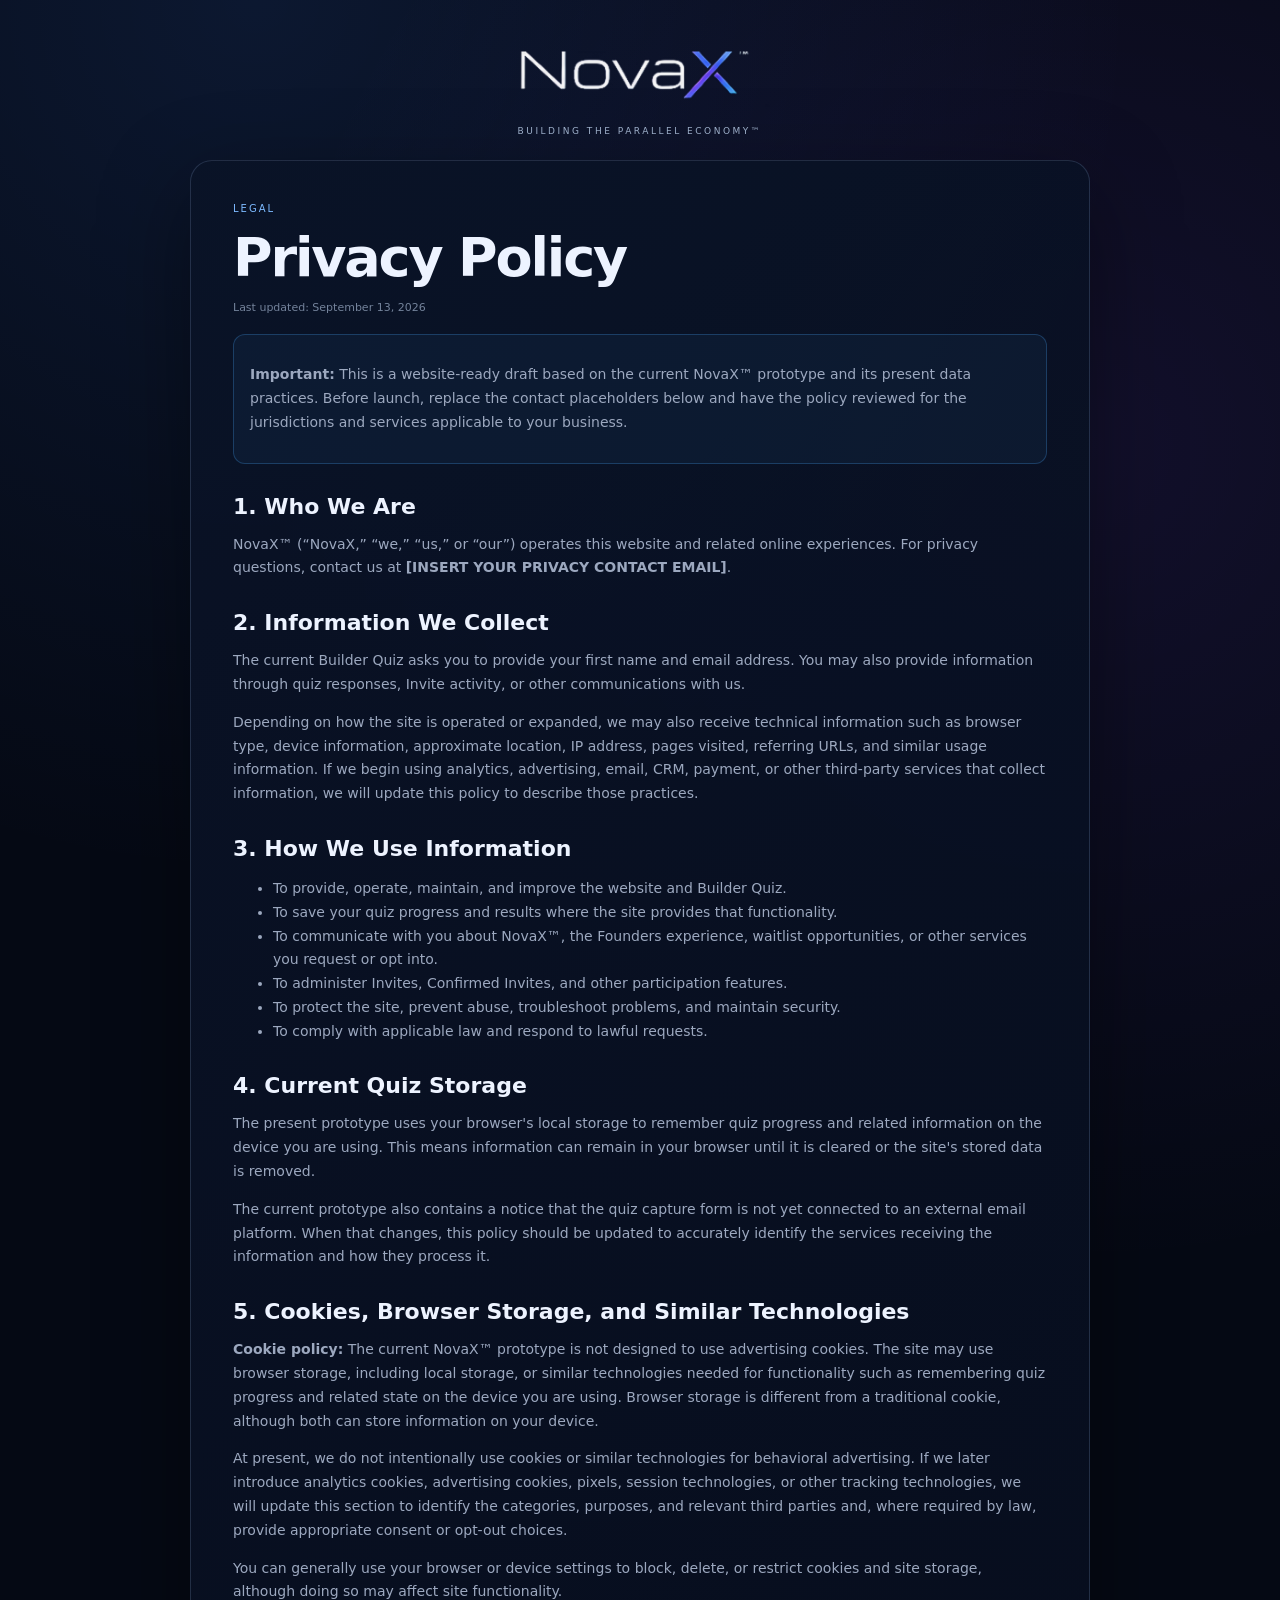
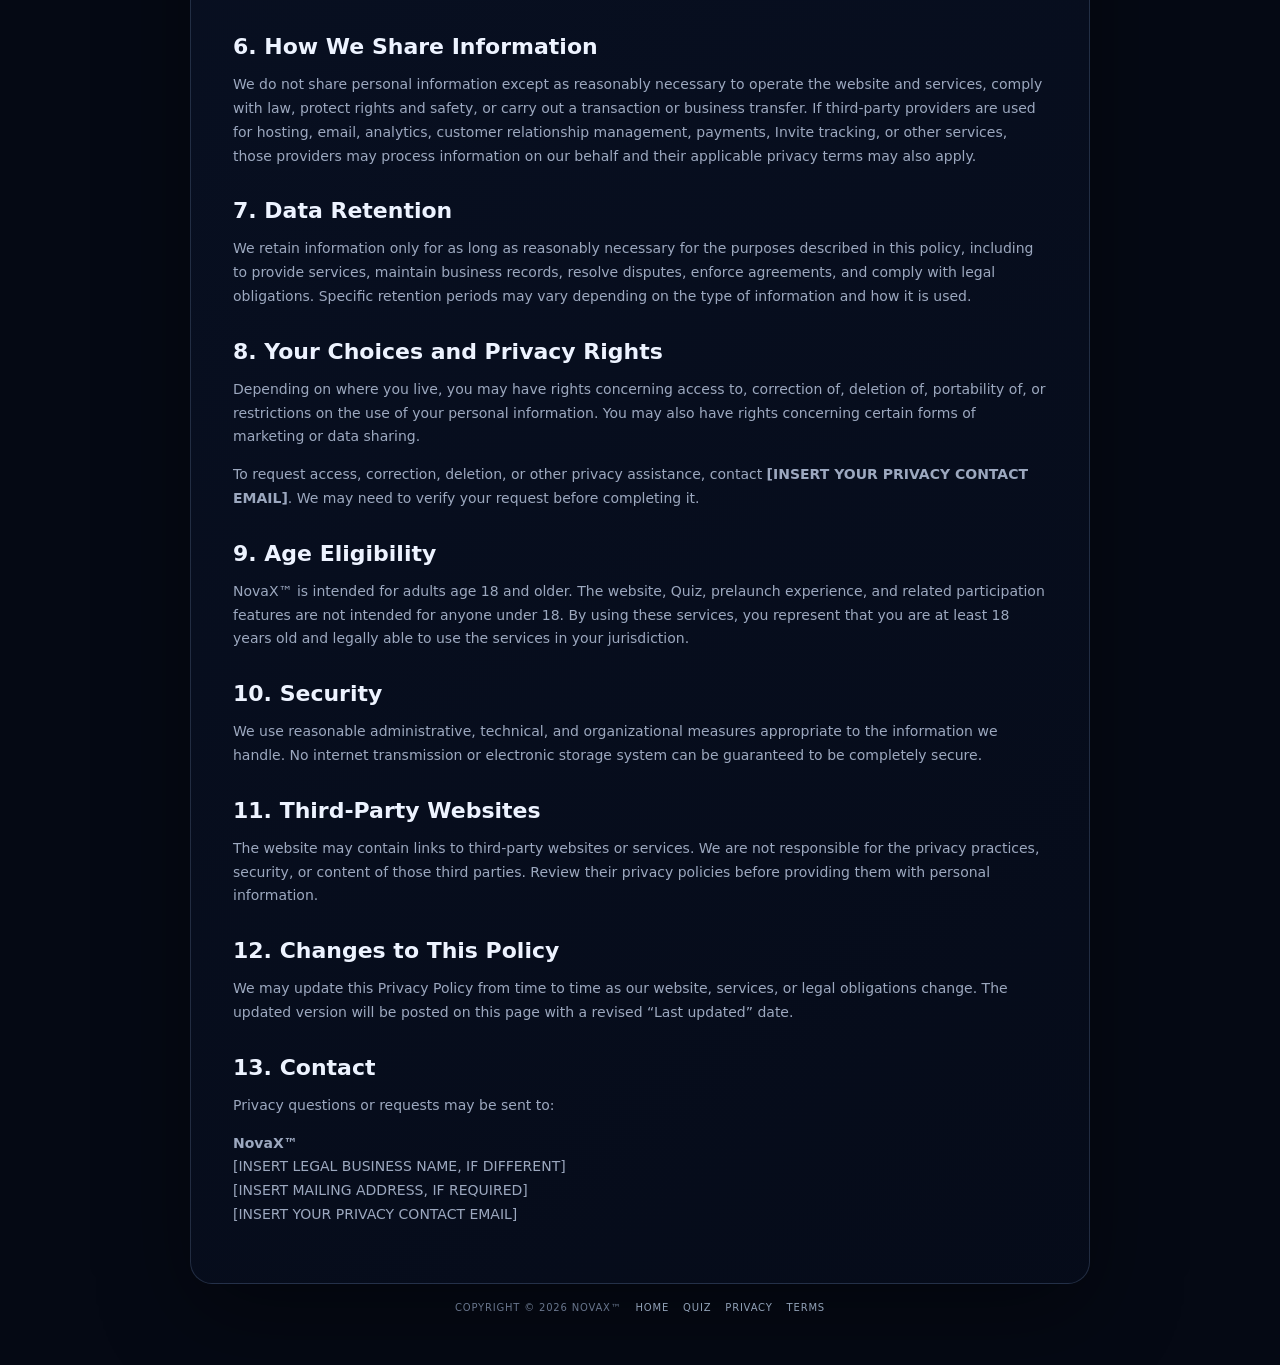
<file: privacy.html>
<!doctype html>
<html lang="en">
<head>
<meta charset="utf-8">
<meta name="viewport" content="width=device-width,initial-scale=1">
<title>NovaX™ — Privacy Policy</title>
<meta name="description" content="NovaX™ Privacy Policy">
<link rel="stylesheet" href="legal.css">
</head>
<body>
<main class="page">
  <header class="header">
    <img class="logo" src="assets/NovaX_APPROVED_LOGO_ASSET.png" alt="NovaX™">
    <div class="tagline">Building the Parallel Economy™</div>
  </header>

  <article class="panel">
    <div class="eyebrow">Legal</div>
    <h1>Privacy Policy</h1>
    <div class="meta">Last updated: September 13, 2026</div>

    <div class="notice">
      <p><strong>Important:</strong> This is a website-ready draft based on the current NovaX™ prototype and its present data practices. Before launch, replace the contact placeholders below and have the policy reviewed for the jurisdictions and services applicable to your business.</p>
    </div>

    <h2>1. Who We Are</h2>
    <p>NovaX™ (“NovaX,” “we,” “us,” or “our”) operates this website and related online experiences. For privacy questions, contact us at <strong>[INSERT YOUR PRIVACY CONTACT EMAIL]</strong>.</p>

    <h2>2. Information We Collect</h2>
    <p>The current Builder Quiz asks you to provide your first name and email address. You may also provide information through quiz responses, Invite activity, or other communications with us.</p>
    <p>Depending on how the site is operated or expanded, we may also receive technical information such as browser type, device information, approximate location, IP address, pages visited, referring URLs, and similar usage information. If we begin using analytics, advertising, email, CRM, payment, or other third-party services that collect information, we will update this policy to describe those practices.</p>

    <h2>3. How We Use Information</h2>
    <ul>
      <li>To provide, operate, maintain, and improve the website and Builder Quiz.</li>
      <li>To save your quiz progress and results where the site provides that functionality.</li>
      <li>To communicate with you about NovaX™, the Founders experience, waitlist opportunities, or other services you request or opt into.</li>
      <li>To administer Invites, Confirmed Invites, and other participation features.</li>
      <li>To protect the site, prevent abuse, troubleshoot problems, and maintain security.</li>
      <li>To comply with applicable law and respond to lawful requests.</li>
    </ul>

    <h2>4. Current Quiz Storage</h2>
    <p>The present prototype uses your browser's local storage to remember quiz progress and related information on the device you are using. This means information can remain in your browser until it is cleared or the site's stored data is removed.</p>
    <p>The current prototype also contains a notice that the quiz capture form is not yet connected to an external email platform. When that changes, this policy should be updated to accurately identify the services receiving the information and how they process it.</p>

    <h2>5. Cookies, Browser Storage, and Similar Technologies</h2>
    <p><strong>Cookie policy:</strong> The current NovaX™ prototype is not designed to use advertising cookies. The site may use browser storage, including local storage, or similar technologies needed for functionality such as remembering quiz progress and related state on the device you are using. Browser storage is different from a traditional cookie, although both can store information on your device.</p>
    <p>At present, we do not intentionally use cookies or similar technologies for behavioral advertising. If we later introduce analytics cookies, advertising cookies, pixels, session technologies, or other tracking technologies, we will update this section to identify the categories, purposes, and relevant third parties and, where required by law, provide appropriate consent or opt-out choices.</p>
    <p>You can generally use your browser or device settings to block, delete, or restrict cookies and site storage, although doing so may affect site functionality.</p>

    <h2>6. How We Share Information</h2>
    <p>We do not share personal information except as reasonably necessary to operate the website and services, comply with law, protect rights and safety, or carry out a transaction or business transfer. If third-party providers are used for hosting, email, analytics, customer relationship management, payments, Invite tracking, or other services, those providers may process information on our behalf and their applicable privacy terms may also apply.</p>

    <h2>7. Data Retention</h2>
    <p>We retain information only for as long as reasonably necessary for the purposes described in this policy, including to provide services, maintain business records, resolve disputes, enforce agreements, and comply with legal obligations. Specific retention periods may vary depending on the type of information and how it is used.</p>

    <h2>8. Your Choices and Privacy Rights</h2>
    <p>Depending on where you live, you may have rights concerning access to, correction of, deletion of, portability of, or restrictions on the use of your personal information. You may also have rights concerning certain forms of marketing or data sharing.</p>
    <p>To request access, correction, deletion, or other privacy assistance, contact <strong>[INSERT YOUR PRIVACY CONTACT EMAIL]</strong>. We may need to verify your request before completing it.</p>

    <h2>9. Age Eligibility</h2>
    <p>NovaX™ is intended for adults age 18 and older. The website, Quiz, prelaunch experience, and related participation features are not intended for anyone under 18. By using these services, you represent that you are at least 18 years old and legally able to use the services in your jurisdiction.</p>

    <h2>10. Security</h2>
    <p>We use reasonable administrative, technical, and organizational measures appropriate to the information we handle. No internet transmission or electronic storage system can be guaranteed to be completely secure.</p>

    <h2>11. Third-Party Websites</h2>
    <p>The website may contain links to third-party websites or services. We are not responsible for the privacy practices, security, or content of those third parties. Review their privacy policies before providing them with personal information.</p>

    <h2>12. Changes to This Policy</h2>
    <p>We may update this Privacy Policy from time to time as our website, services, or legal obligations change. The updated version will be posted on this page with a revised “Last updated” date.</p>

    <h2>13. Contact</h2>
    <p>Privacy questions or requests may be sent to:</p>
    <p><strong>NovaX™</strong><br>
    [INSERT LEGAL BUSINESS NAME, IF DIFFERENT]<br>
    [INSERT MAILING ADDRESS, IF REQUIRED]<br>
    [INSERT YOUR PRIVACY CONTACT EMAIL]</p>
  </article>

  <nav class="footer" aria-label="Site navigation">
    <span class="copyright">Copyright © 2026 NovaX™</span>
    <a href="index.html">Home</a>
    <a href="quiz.html">Quiz</a>
    <a href="privacy.html">Privacy</a>
    <a href="terms.html">Terms</a>
  </nav>
</main>
</body>
</html>
</file>
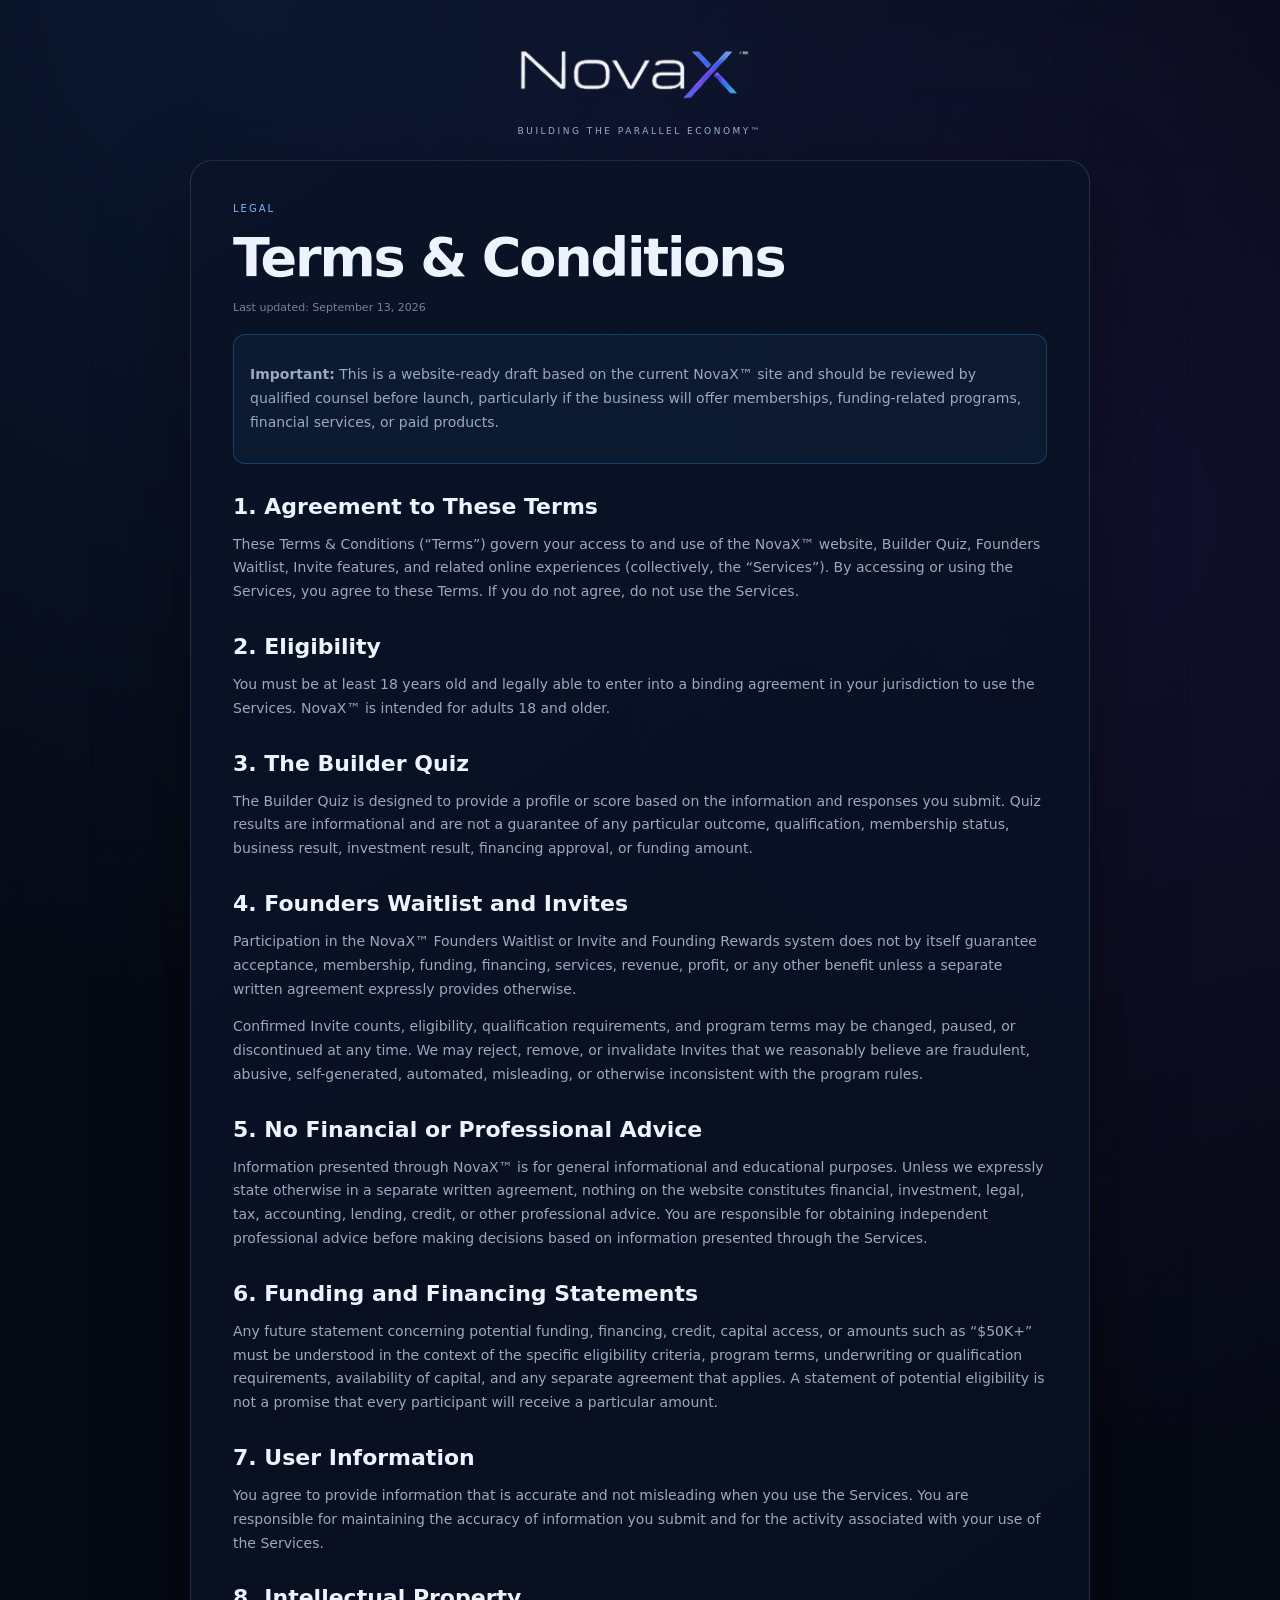
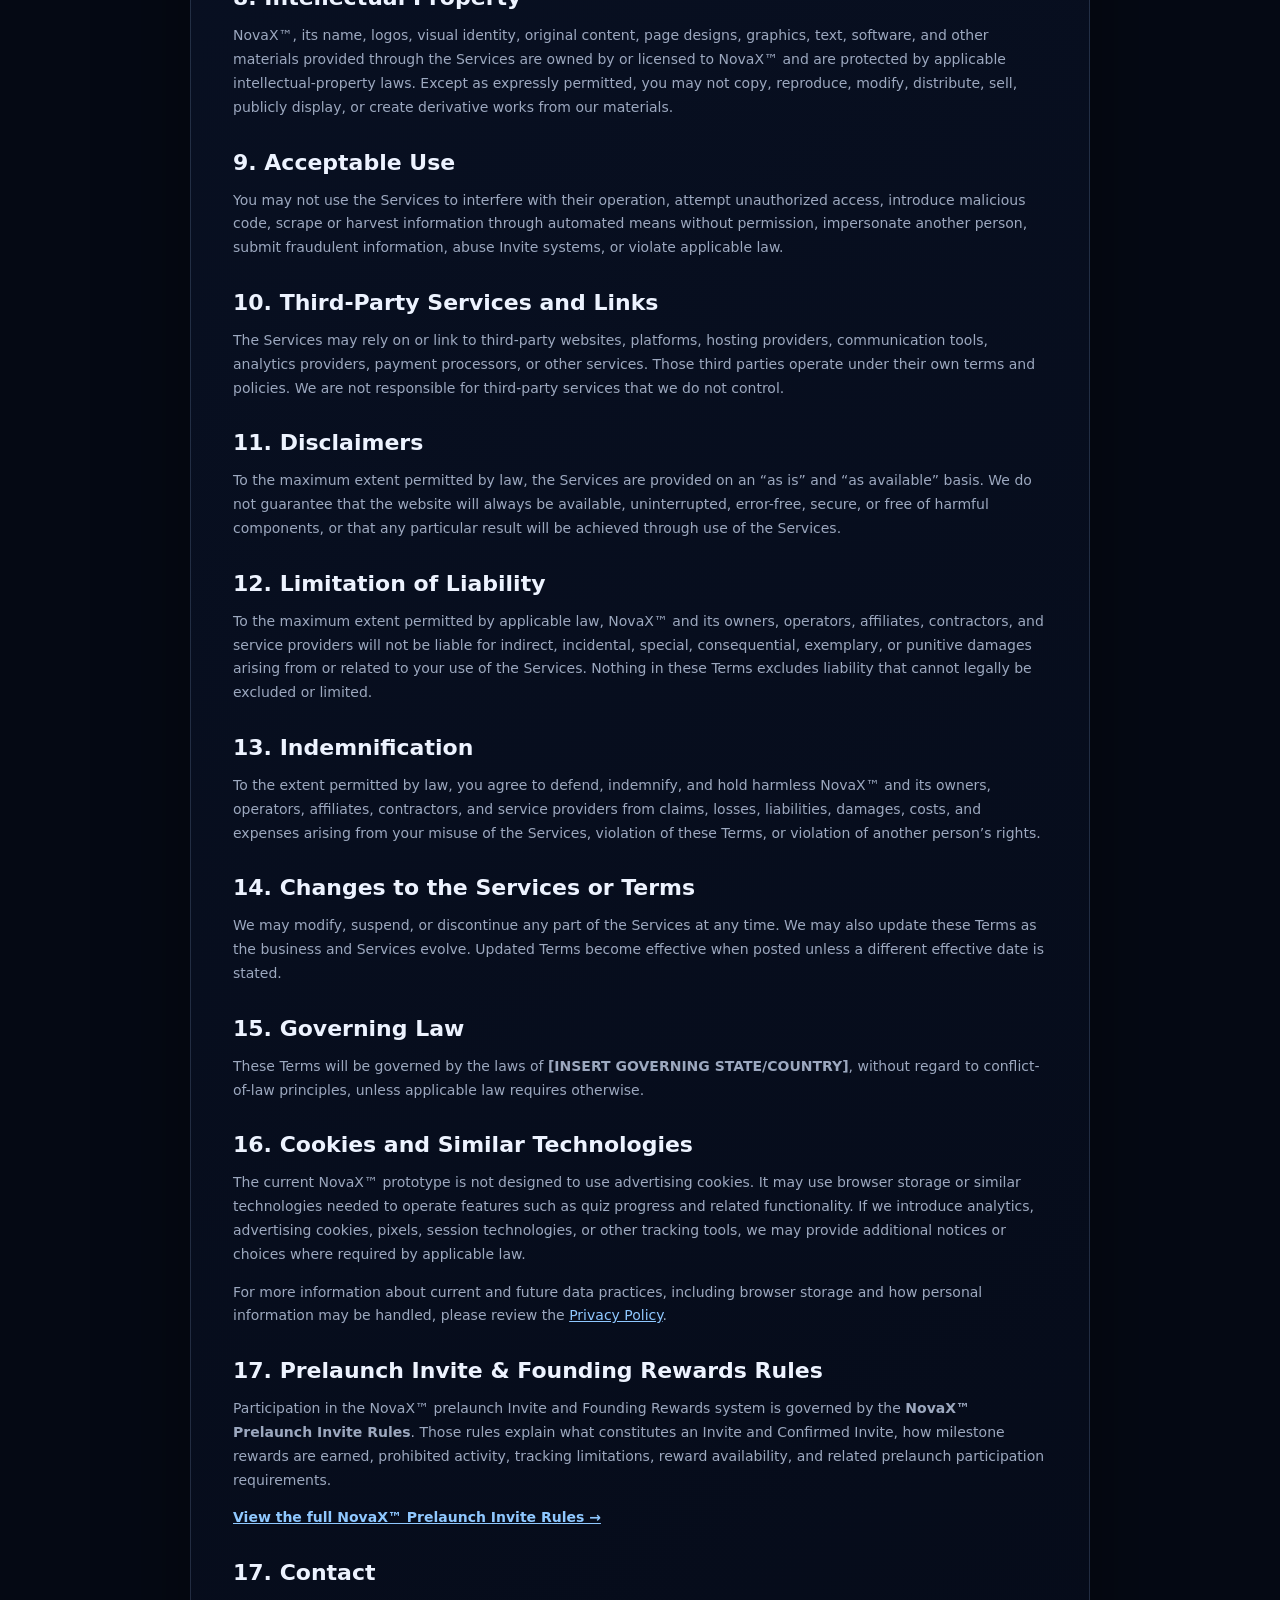
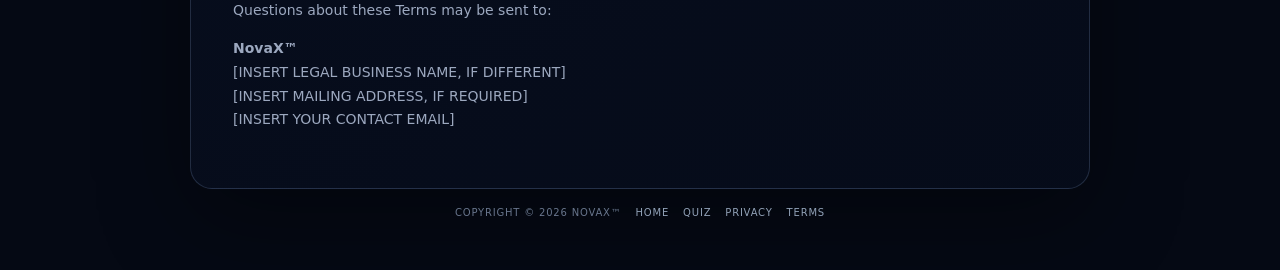
<file: terms.html>
<!doctype html>
<html lang="en">
<head>
<meta charset="utf-8">
<meta name="viewport" content="width=device-width,initial-scale=1">
<title>NovaX™ — Terms &amp; Conditions</title>
<meta name="description" content="NovaX™ Terms and Conditions">
<link rel="stylesheet" href="legal.css">
</head>
<body>
<main class="page">
  <header class="header">
    <img class="logo" src="assets/NovaX_APPROVED_LOGO_ASSET.png" alt="NovaX™">
    <div class="tagline">Building the Parallel Economy™</div>
  </header>

  <article class="panel">
    <div class="eyebrow">Legal</div>
    <h1>Terms &amp; Conditions</h1>
    <div class="meta">Last updated: September 13, 2026</div>

    <div class="notice">
      <p><strong>Important:</strong> This is a website-ready draft based on the current NovaX™ site and should be reviewed by qualified counsel before launch, particularly if the business will offer memberships, funding-related programs, financial services, or paid products.</p>
    </div>

    <h2>1. Agreement to These Terms</h2>
    <p>These Terms &amp; Conditions (“Terms”) govern your access to and use of the NovaX™ website, Builder Quiz, Founders Waitlist, Invite features, and related online experiences (collectively, the “Services”). By accessing or using the Services, you agree to these Terms. If you do not agree, do not use the Services.</p>

    <h2>2. Eligibility</h2>
    <p>You must be at least 18 years old and legally able to enter into a binding agreement in your jurisdiction to use the Services. NovaX™ is intended for adults 18 and older.</p>

    <h2>3. The Builder Quiz</h2>
    <p>The Builder Quiz is designed to provide a profile or score based on the information and responses you submit. Quiz results are informational and are not a guarantee of any particular outcome, qualification, membership status, business result, investment result, financing approval, or funding amount.</p>

    <h2>4. Founders Waitlist and Invites</h2>
    <p>Participation in the NovaX™ Founders Waitlist or Invite and Founding Rewards system does not by itself guarantee acceptance, membership, funding, financing, services, revenue, profit, or any other benefit unless a separate written agreement expressly provides otherwise.</p>
    <p>Confirmed Invite counts, eligibility, qualification requirements, and program terms may be changed, paused, or discontinued at any time. We may reject, remove, or invalidate Invites that we reasonably believe are fraudulent, abusive, self-generated, automated, misleading, or otherwise inconsistent with the program rules.</p>

    <h2>5. No Financial or Professional Advice</h2>
    <p>Information presented through NovaX™ is for general informational and educational purposes. Unless we expressly state otherwise in a separate written agreement, nothing on the website constitutes financial, investment, legal, tax, accounting, lending, credit, or other professional advice. You are responsible for obtaining independent professional advice before making decisions based on information presented through the Services.</p>

    <h2>6. Funding and Financing Statements</h2>
    <p>Any future statement concerning potential funding, financing, credit, capital access, or amounts such as “$50K+” must be understood in the context of the specific eligibility criteria, program terms, underwriting or qualification requirements, availability of capital, and any separate agreement that applies. A statement of potential eligibility is not a promise that every participant will receive a particular amount.</p>

    <h2>7. User Information</h2>
    <p>You agree to provide information that is accurate and not misleading when you use the Services. You are responsible for maintaining the accuracy of information you submit and for the activity associated with your use of the Services.</p>

    <h2>8. Intellectual Property</h2>
    <p>NovaX™, its name, logos, visual identity, original content, page designs, graphics, text, software, and other materials provided through the Services are owned by or licensed to NovaX™ and are protected by applicable intellectual-property laws. Except as expressly permitted, you may not copy, reproduce, modify, distribute, sell, publicly display, or create derivative works from our materials.</p>

    <h2>9. Acceptable Use</h2>
    <p>You may not use the Services to interfere with their operation, attempt unauthorized access, introduce malicious code, scrape or harvest information through automated means without permission, impersonate another person, submit fraudulent information, abuse Invite systems, or violate applicable law.</p>

    <h2>10. Third-Party Services and Links</h2>
    <p>The Services may rely on or link to third-party websites, platforms, hosting providers, communication tools, analytics providers, payment processors, or other services. Those third parties operate under their own terms and policies. We are not responsible for third-party services that we do not control.</p>

    <h2>11. Disclaimers</h2>
    <p>To the maximum extent permitted by law, the Services are provided on an “as is” and “as available” basis. We do not guarantee that the website will always be available, uninterrupted, error-free, secure, or free of harmful components, or that any particular result will be achieved through use of the Services.</p>

    <h2>12. Limitation of Liability</h2>
    <p>To the maximum extent permitted by applicable law, NovaX™ and its owners, operators, affiliates, contractors, and service providers will not be liable for indirect, incidental, special, consequential, exemplary, or punitive damages arising from or related to your use of the Services. Nothing in these Terms excludes liability that cannot legally be excluded or limited.</p>

    <h2>13. Indemnification</h2>
    <p>To the extent permitted by law, you agree to defend, indemnify, and hold harmless NovaX™ and its owners, operators, affiliates, contractors, and service providers from claims, losses, liabilities, damages, costs, and expenses arising from your misuse of the Services, violation of these Terms, or violation of another person’s rights.</p>

    <h2>14. Changes to the Services or Terms</h2>
    <p>We may modify, suspend, or discontinue any part of the Services at any time. We may also update these Terms as the business and Services evolve. Updated Terms become effective when posted unless a different effective date is stated.</p>

    <h2>15. Governing Law</h2>
    <p>These Terms will be governed by the laws of <strong>[INSERT GOVERNING STATE/COUNTRY]</strong>, without regard to conflict-of-law principles, unless applicable law requires otherwise.</p>


    <h2>16. Cookies and Similar Technologies</h2>
    <p>The current NovaX™ prototype is not designed to use advertising cookies. It may use browser storage or similar technologies needed to operate features such as quiz progress and related functionality. If we introduce analytics, advertising cookies, pixels, session technologies, or other tracking tools, we may provide additional notices or choices where required by applicable law.</p>
    <p>For more information about current and future data practices, including browser storage and how personal information may be handled, please review the <a href="privacy.html">Privacy Policy</a>.</p>

    <h2>17. Prelaunch Invite &amp; Founding Rewards Rules</h2>
    <p>Participation in the NovaX™ prelaunch Invite and Founding Rewards system is governed by the <strong>NovaX™ Prelaunch Invite Rules</strong>. Those rules explain what constitutes an Invite and Confirmed Invite, how milestone rewards are earned, prohibited activity, tracking limitations, reward availability, and related prelaunch participation requirements.</p>
    <p><a href="prelaunch-invite-rules.html"><strong>View the full NovaX™ Prelaunch Invite Rules →</strong></a></p>

    <h2>17. Contact</h2>
    <p>Questions about these Terms may be sent to:</p>
    <p><strong>NovaX™</strong><br>
    [INSERT LEGAL BUSINESS NAME, IF DIFFERENT]<br>
    [INSERT MAILING ADDRESS, IF REQUIRED]<br>
    [INSERT YOUR CONTACT EMAIL]</p>
  </article>

  <nav class="footer" aria-label="Site navigation">
    <span class="copyright">Copyright © 2026 NovaX™</span>
    <a href="index.html">Home</a>
    <a href="quiz.html">Quiz</a>
    <a href="privacy.html">Privacy</a>
    <a href="terms.html">Terms</a>
  </nav>
</main>
</body>
</html>
</file>
<file: legal.css>
:root{--bg:#050914;--panel:#0a1224;--text:#edf3ff;--muted:#9ca8bf;--line:rgba(133,160,205,.22);--blue:#49a7ff;--violet:#8d5cff}
*{box-sizing:border-box}html{background:var(--bg)}body{margin:0;min-height:100vh;background:radial-gradient(circle at 20% 0%,rgba(63,132,255,.12),transparent 28%),radial-gradient(circle at 85% 15%,rgba(139,77,255,.10),transparent 30%),var(--bg);color:var(--text);font-family:Inter,ui-sans-serif,system-ui,-apple-system,Segoe UI,Arial,sans-serif}.page{width:min(900px,92vw);margin:0 auto;padding:28px 0 34px}.header{display:flex;flex-direction:column;align-items:center;text-align:center;padding:18px 20px 24px}.logo{display:block;width:min(260px,68vw);margin:0 auto 14px;transform:translateX(5px)}.tagline{display:block;width:max-content;max-width:100%;margin:0 auto;color:#9eb0ca;letter-spacing:.28em;font-size:9px;text-transform:uppercase}.panel{background:linear-gradient(145deg,rgba(10,19,39,.94),rgba(6,12,26,.94));border:1px solid var(--line);border-radius:22px;padding:clamp(24px,4vw,42px);box-shadow:0 28px 90px rgba(0,0,0,.38)}.eyebrow{color:#7dbaff;font-size:10px;letter-spacing:.2em;text-transform:uppercase}.panel h1{font-size:clamp(34px,6vw,54px);font-weight:650;letter-spacing:-.04em;margin:12px 0}.panel h2{font-size:22px;margin:30px 0 10px}.panel p,.panel li{color:var(--muted);line-height:1.7;font-size:14px}.panel a{color:#8fc8ff}.meta{color:#74839b;font-size:11px;margin-bottom:20px}.notice{border:1px solid rgba(73,167,255,.25);background:rgba(73,167,255,.06);padding:14px 16px;border-radius:12px;margin:20px 0}.footer{display:flex;justify-content:center;gap:14px;flex-wrap:wrap;padding:18px 8px;color:#718097;font-size:10px;letter-spacing:.08em;text-transform:uppercase;text-align:center}.footer a{color:#91a1b7;text-decoration:none}.footer a:hover{color:#c4dcff}.copyright{color:#68758c}
</file>
<file: assets/novax-signature.css>
/* NovaX™ Signature #5 visual prototype layer.
   Functional behavior remains owned by the V41 baseline; this file is visual-only. */
:root{
  --nx-bg:#050914;
  --nx-bg2:#091226;
  --nx-panel:rgba(10,18,36,.82);
  --nx-panel2:rgba(14,24,48,.78);
  --nx-text:#f3f6ff;
  --nx-muted:#9ca8bf;
  --nx-soft:#6f7d96;
  --nx-line:rgba(133,160,205,.20);
  --nx-line-strong:rgba(133,160,205,.34);
  --nx-blue:#49a7ff;
  --nx-violet:#8d5cff;
  --nx-purple:#b85cff;
  --nx-cyan:#51d8ff;
  --nx-white:#f4f7fb;
  --nx-shadow:0 28px 90px rgba(0,0,0,.42);
  --nx-radius:22px;
}

/* ---------- shared page atmosphere ---------- */
.auth-shell,.wrap,.app,.landing{position:relative;isolation:isolate}
.auth-shell:before,.wrap:before,.app:before,.landing:before{
  content:"";position:fixed;inset:0;z-index:-10;pointer-events:none;
  background:
    radial-gradient(circle at 15% 15%,rgba(63,132,255,.14),transparent 27%),
    radial-gradient(circle at 85% 18%,rgba(139,77,255,.13),transparent 28%),
    radial-gradient(circle at 50% 100%,rgba(30,120,210,.10),transparent 34%),
    linear-gradient(135deg,#030711 0%,#071022 48%,#050914 100%);
}
.auth-shell:after,.wrap:after,.app:after,.landing:after{
  content:"";position:fixed;inset:0;z-index:-9;pointer-events:none;opacity:.18;
  background-image:linear-gradient(rgba(125,165,220,.08) 1px,transparent 1px),linear-gradient(90deg,rgba(125,165,220,.08) 1px,transparent 1px);
  background-size:72px 72px;mask-image:linear-gradient(to bottom,black,transparent 78%);
}

/* ---------- Landing ---------- */
body:has(.landing){background:#050914!important;color:var(--nx-text)!important}
body:has(.landing) .landing{height:calc(100svh - 44px)!important;min-height:620px!important;background:transparent!important;overflow:hidden}
body:has(.landing) .landing::before{
  background-image:
    radial-gradient(circle at 50% 18%,rgba(78,161,255,.16),transparent 25%),
    radial-gradient(circle at 76% 55%,rgba(132,76,255,.12),transparent 26%),
    linear-gradient(145deg,#040814 0%,#07132b 54%,#050914 100%)!important;
  background-size:auto!important;background-position:center!important;
}
body:has(.landing) .landing::after{
  display:block!important;background:linear-gradient(180deg,rgba(3,7,17,.18),rgba(3,7,17,.28) 52%,rgba(3,7,17,.86) 100%)!important;
}
body:has(.landing) .content{justify-content:center!important;padding:34px 22px 70px!important}
body:has(.landing) .logo{width:min(560px,70vw)!important;filter:drop-shadow(0 10px 28px rgba(49,119,255,.10))!important}
body:has(.landing) .tagline{margin-top:18px!important;color:#dbe8ff!important;font-size:clamp(10px,1.1vw,16px)!important;letter-spacing:.38em!important}
body:has(.landing) .hero-copy{margin-top:clamp(42px,7vh,82px)!important;max-width:900px!important}
body:has(.landing) h1{font-size:clamp(42px,6.2vw,84px)!important;letter-spacing:-.045em!important}
body:has(.landing) h1 .gold{background:linear-gradient(90deg,#6dbdff,#b46dff 70%,#d6b9ff);-webkit-background-clip:text;background-clip:text;color:transparent!important}
body:has(.landing) .subcopy{color:#aebbd2!important;font-size:clamp(16px,1.65vw,24px)!important;line-height:1.5!important;margin-top:24px!important}
body:has(.landing) .cta{border:1px solid rgba(126,183,255,.78)!important;background:linear-gradient(100deg,rgba(55,128,240,.18),rgba(130,77,255,.18))!important;color:#eef5ff!important;box-shadow:0 14px 44px rgba(36,103,211,.20),inset 0 0 0 1px rgba(255,255,255,.04)!important;backdrop-filter:blur(14px)!important}
body:has(.landing) .cta:hover{background:linear-gradient(100deg,rgba(55,128,240,.30),rgba(130,77,255,.28))!important}
body:has(.landing) .bottom-text{color:#8493ad!important;letter-spacing:.25em!important}
body:has(.landing) .ring{opacity:.78!important;filter:drop-shadow(0 0 16px rgba(78,161,255,.22))}
body:has(.landing) .site-footer{background:#030610!important;border-top:1px solid rgba(130,158,205,.12)!important;color:#68758c!important}
body:has(.landing) .site-footer a{color:#8796ad!important}
@media(max-width:600px) and (orientation:portrait){
  body:has(.landing) .landing{height:calc(100svh - 74px)!important;min-height:0!important}
  body:has(.landing) .content{display:flex!important;position:relative!important;inset:auto!important;padding:26px 20px 52px!important}
  body:has(.landing) .logo{display:block!important;width:min(78vw,360px)!important}
  body:has(.landing) .tagline{display:block!important;font-size:9px!important;letter-spacing:.28em!important;margin-top:13px!important}
  body:has(.landing) .hero-copy{display:block!important;margin-top:54px!important}
  body:has(.landing) h1{font-size:clamp(37px,12vw,54px)!important}
  body:has(.landing) .subcopy{font-size:15px!important;margin-top:20px!important}
  body:has(.landing) .cta{min-height:56px!important;width:min(88vw,360px)!important;font-size:14px!important}
  body:has(.landing) .bottom{display:flex!important;bottom:16px!important}
  body:has(.landing) .ring{width:38px!important;height:38px!important}
  body:has(.landing) .mobile-cta-hit{display:none!important}
  body:has(.landing) .site-footer{height:74px!important}
}

/* ---------- Auth / identity ---------- */
body:has(.auth-shell){background:#050914!important;color:var(--nx-text)!important}
body:has(.auth-shell){display:flex;align-items:center;justify-content:center;padding:22px!important;min-height:100svh}
body:has(.auth-shell) .auth-shell{width:min(100%,560px)}
body:has(.auth-shell) .panel{background:linear-gradient(145deg,rgba(10,19,39,.94),rgba(6,12,26,.92))!important;border:1px solid var(--nx-line-strong)!important;border-radius:26px!important;padding:42px 34px!important;box-shadow:var(--nx-shadow),inset 0 1px 0 rgba(255,255,255,.04)!important;text-align:left!important}
body:has(.auth-shell) .logo{display:block!important;width:min(300px,76%)!important;margin:0 auto 26px!important}
body:has(.auth-shell) .eyebrow{color:#7dbaff!important;letter-spacing:.22em!important;font-size:10px!important}
body:has(.auth-shell) .headline{font-family:Inter,system-ui,sans-serif!important;font-weight:650!important;letter-spacing:-.035em!important;color:#f4f7ff!important;font-size:clamp(34px,6vw,50px)!important}
body:has(.auth-shell) .sub{color:var(--nx-muted)!important;font-size:14px!important}
body:has(.auth-shell) .auth-buttons{gap:12px!important}
body:has(.auth-shell) .auth-btn{border:1px solid var(--nx-line-strong)!important;border-radius:13px!important;background:rgba(255,255,255,.045)!important;color:#edf4ff!important;min-height:54px!important;letter-spacing:.07em!important}
body:has(.auth-shell) .auth-btn.primary{background:linear-gradient(100deg,#317fdc,#6d4eea)!important;border-color:transparent!important;color:white!important}
body:has(.auth-shell) .auth-btn.apple{background:#f3f6fb!important;color:#08101e!important;border-color:#f3f6fb!important}
body:has(.auth-shell) .profile{border-top:1px solid var(--nx-line)!important}
body:has(.auth-shell) .avatar{border:1px solid rgba(93,165,255,.45)!important;background:linear-gradient(145deg,#10284c,#241344)!important}
body:has(.auth-shell) .profile-name{font-family:Inter,system-ui,sans-serif!important;font-weight:700!important}
body:has(.auth-shell) .fineprint,body:has(.auth-shell) .fineprint a{color:#708099!important}

/* ---------- Quiz / Builder Profile ---------- */
body:has(.quiz-page){background:#050914!important;color:var(--nx-text)!important}
body:has(.quiz-page) .wrap{width:min(920px,94vw)!important;padding:28px 0 80px!important}
body:has(.quiz-page) .header{text-align:left!important;display:grid;grid-template-columns:auto 1fr;gap:24px;align-items:center;margin-bottom:28px!important;padding:18px 20px;background:rgba(8,16,33,.68);border:1px solid var(--nx-line);border-radius:20px;backdrop-filter:blur(14px)}
body:has(.quiz-page) .header .logo{width:190px!important;margin:0!important}
body:has(.quiz-page) .tagline{color:#8fa8c9!important;letter-spacing:.28em!important;font-size:9px!important;text-transform:uppercase}
body:has(.quiz-page) .panel{background:linear-gradient(145deg,rgba(10,19,39,.91),rgba(6,12,26,.92))!important;border:1px solid var(--nx-line)!important;border-radius:24px!important;padding:38px!important;box-shadow:var(--nx-shadow),inset 0 1px 0 rgba(255,255,255,.03)!important}
body:has(.quiz-page) .panel h1,body:has(.quiz-page) .panel h2{font-family:Inter,system-ui,sans-serif!important;font-weight:650!important;letter-spacing:-.04em!important;color:#f4f7ff!important}
body:has(.quiz-page) .panel h1{font-size:clamp(34px,6vw,58px)!important}
body:has(.quiz-page) .panel h2{font-size:clamp(29px,5vw,46px)!important}
body:has(.quiz-page) .panel p{color:var(--nx-muted)!important}
body:has(.quiz-page) input{background:rgba(2,7,17,.72)!important;border:1px solid var(--nx-line-strong)!important;border-radius:12px!important;color:#fff!important}
body:has(.quiz-page) label{color:#91a4c0!important}
body:has(.quiz-page) button{border:1px solid rgba(110,175,255,.50)!important;border-radius:12px!important;background:linear-gradient(100deg,rgba(49,127,220,.16),rgba(109,78,234,.14))!important;color:#eef5ff!important}
body:has(.quiz-page) button:hover{background:linear-gradient(100deg,rgba(49,127,220,.27),rgba(109,78,234,.24))!important}
body:has(.quiz-page) .answer{background:rgba(255,255,255,.035)!important;border-color:var(--nx-line)!important}
body:has(.quiz-page) .answer:hover,body:has(.quiz-page) .answer.selected{background:rgba(83,139,228,.14)!important;border-color:rgba(105,183,255,.60)!important}
body:has(.quiz-page) .progress{background:#152038!important;height:4px!important}
body:has(.quiz-page) .bar{background:linear-gradient(90deg,var(--nx-blue),var(--nx-violet))!important}
body:has(.quiz-page) .score{color:#e8efff!important;font-family:Inter,system-ui,sans-serif!important;font-weight:700!important}
body:has(.quiz-page) .tag{border-color:rgba(111,174,255,.40)!important;color:#9ccaff!important;background:rgba(59,126,220,.08)!important;border-radius:999px!important}
body:has(.quiz-page) .box{border-color:var(--nx-line)!important}
body:has(.quiz-page) .path{font-family:Inter,system-ui,sans-serif!important;color:#c7d9f5!important}
body:has(.quiz-page) .share-profile{border-color:var(--nx-line)!important}
body:has(.quiz-page) .profile-card{border-color:rgba(112,175,255,.42)!important;box-shadow:0 28px 90px rgba(0,0,0,.55)!important}
@media(max-width:650px){body:has(.quiz-page) .header{grid-template-columns:1fr;text-align:center;gap:10px}body:has(.quiz-page) .header .logo{margin:auto!important;width:min(220px,70vw)!important}body:has(.quiz-page) .panel{padding:24px 18px!important}}

/* ---------- Hub ---------- */
body:has(.app){background:#050914!important;color:var(--nx-text)!important}
body:has(.app) .sidebar{background:rgba(5,12,27,.92)!important;border-color:var(--nx-line)!important;box-shadow:20px 0 60px rgba(0,0,0,.18)}
body:has(.app) .brand img{width:170px!important;height:auto!important;object-fit:contain!important}
body:has(.app) .nav button{color:#9daac0!important;border-color:transparent!important;background:transparent!important}
body:has(.app) .nav button.active,body:has(.app) .nav button:hover{background:linear-gradient(90deg,rgba(56,127,225,.18),rgba(130,76,255,.12))!important;color:#f1f6ff!important;border-color:rgba(105,171,255,.20)!important}
body:has(.app) .top{background:rgba(4,10,22,.76)!important;border-color:var(--nx-line)!important;backdrop-filter:blur(14px)}
body:has(.app) .card,body:has(.app) .hero{background:linear-gradient(145deg,rgba(10,19,39,.86),rgba(6,12,26,.86))!important;border-color:var(--nx-line)!important;box-shadow:0 22px 70px rgba(0,0,0,.24),inset 0 1px 0 rgba(255,255,255,.025)!important}
body:has(.app) .hero{background:radial-gradient(circle at 78% 22%,rgba(123,76,255,.20),transparent 28%),radial-gradient(circle at 30% 30%,rgba(45,139,255,.16),transparent 30%),linear-gradient(145deg,rgba(10,19,39,.96),rgba(6,12,26,.92))!important}
body:has(.app) .hero h1,body:has(.app) .card h2{font-family:Inter,system-ui,sans-serif!important;font-weight:650!important;letter-spacing:-.035em!important}
body:has(.app) .hero .tagline{color:#8fc5ff!important}
body:has(.app) .sub,body:has(.app) p{color:#93a3bc!important}
body:has(.app) .node .dot{border-color:rgba(104,179,255,.40)!important;background:#071329!important;color:#9ed0ff!important}
body:has(.app) .node.done .dot{background:linear-gradient(135deg,#317fdc,#714be8)!important;color:#fff!important;border-color:transparent!important}
body:has(.app) .node.current .dot{box-shadow:0 0 0 6px rgba(84,151,255,.10),0 0 28px rgba(91,129,255,.30)!important}
body:has(.app) .path{background:rgba(255,255,255,.025)!important;border-color:var(--nx-line)!important}
body:has(.app) .path button,body:has(.app) .invite button,body:has(.app) .theme button{border-color:rgba(105,173,255,.45)!important;background:rgba(49,127,220,.08)!important;color:#dcecff!important}
body:has(.app) .state{border-color:rgba(115,173,255,.28)!important;color:#91c7ff!important;background:rgba(64,133,224,.08)!important}
body:has(.app) .reward{border-color:var(--nx-line)!important}
body:has(.app) .rnum{background:linear-gradient(135deg,#317fdc,#784ce9)!important;color:white!important}
body:has(.app) .footerbanner{background:radial-gradient(circle at 80% 20%,rgba(127,75,255,.20),transparent 28%),linear-gradient(145deg,#08142a,#0b1021)!important;border-color:var(--nx-line-strong)!important}
body:has(.app) .light{--bg:#f3f7fc!important;--panel:#fff!important;--panel2:#edf2f8!important;--text:#172338!important;--muted:#617089!important;--line:#d9e1ec!important}
body:has(.app) .light .sidebar,body:has(.app) .light .top{background:rgba(248,251,255,.90)!important;color:#172338!important}
body:has(.app) .light .card,body:has(.app) .light .hero{background:rgba(255,255,255,.94)!important;color:#172338!important}
body:has(.app) .light .nav button{color:#60718a!important}
body:has(.app) .light .nav button.active,body:has(.app) .light .nav button:hover{background:#eaf2fc!important;color:#17304e!important}
body:has(.app) .light .hero p,body:has(.app) .light .sub,body:has(.app) .light p{color:#63728a!important}
body:has(.app) .light .footerbanner{background:linear-gradient(145deg,#edf5ff,#f3efff)!important;color:#172338!important}

@media(max-width:700px){body:has(.app) .brand img{width:124px!important}body:has(.app) .nav button:nth-child(n+5){display:none!important}}
</file>
